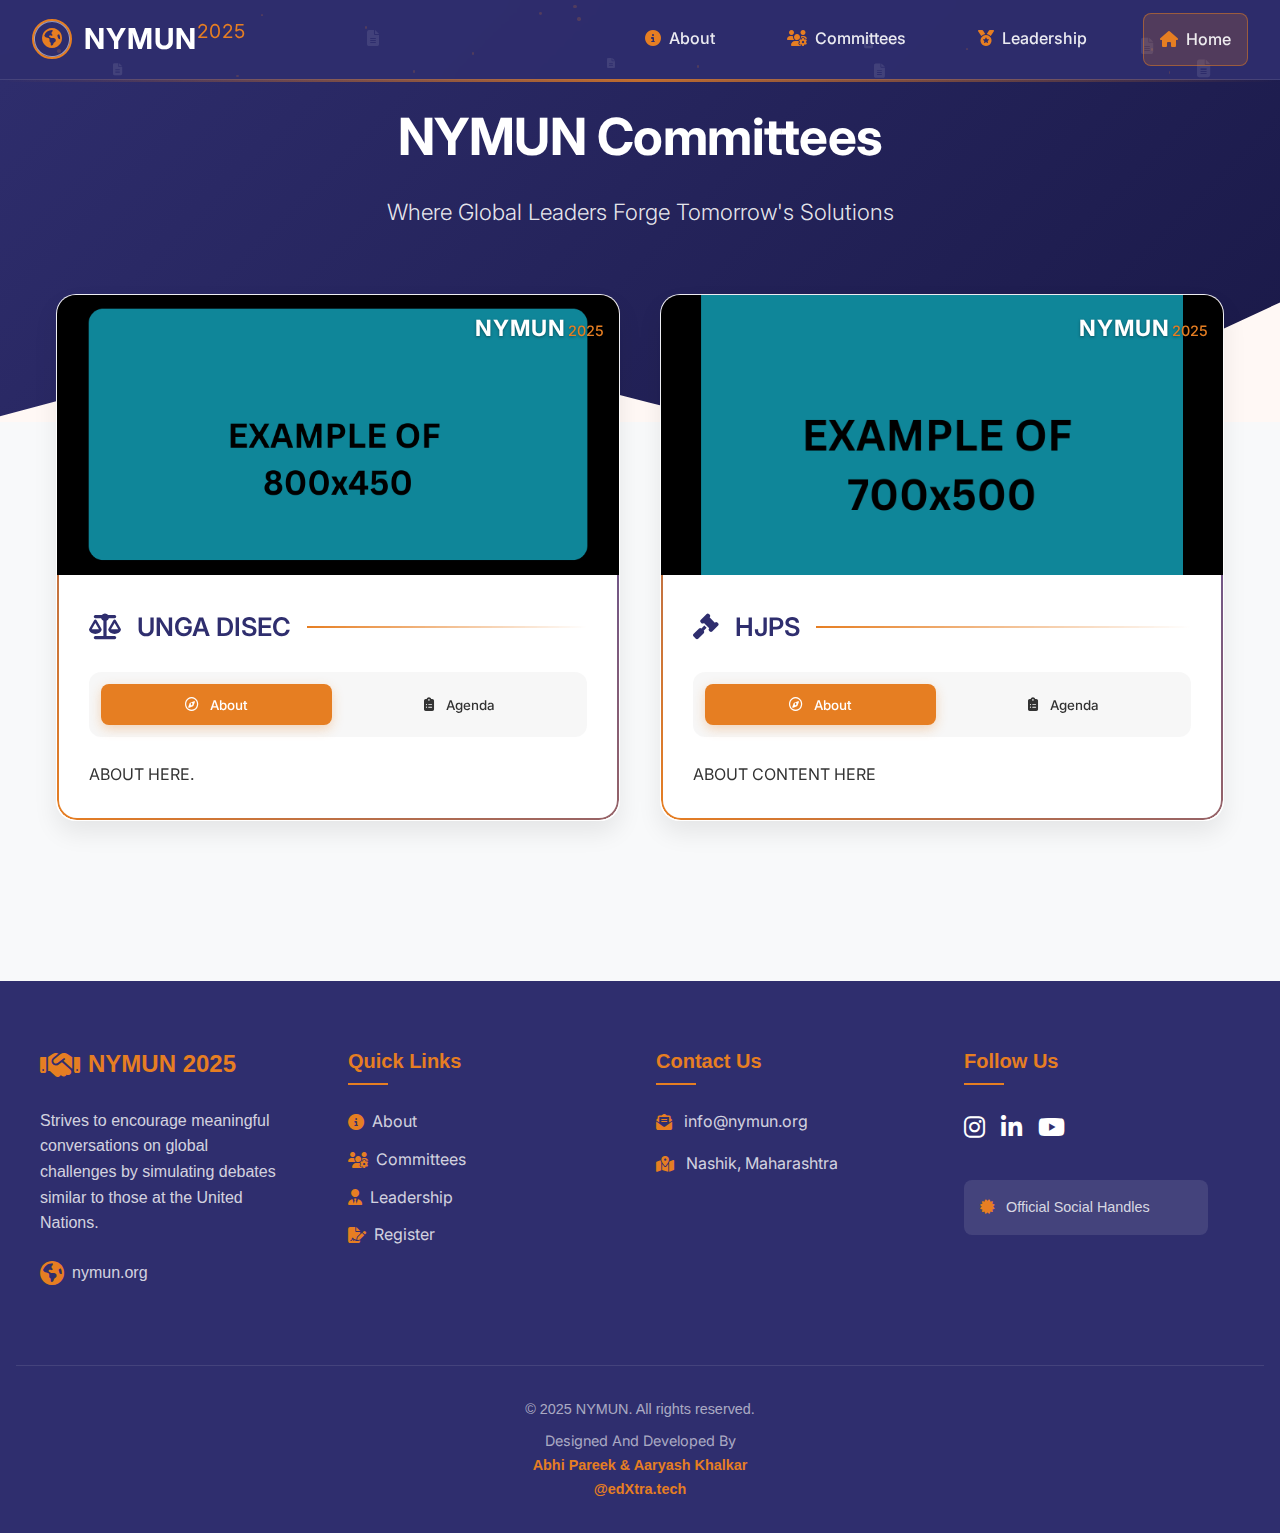
<file: commitees.html>
<!DOCTYPE html>
<html lang="en">
<head>
    <meta charset="UTF-8">
    <meta name="viewport" content="width=device-width, initial-scale=1.0">
    <title>NYMUN Committees</title>
    <link rel="stylesheet" href="https://cdnjs.cloudflare.com/ajax/libs/font-awesome/6.4.0/css/all.min.css">
    <link href="https://fonts.googleapis.com/css2?family=Nunito:wght@400;600;700&display=swap" rel="stylesheet">
    <link href="https://fonts.googleapis.com/css2?family=Inter:wght@300;400;500;600;700&display=swap" rel="stylesheet">
    <link href="assets/css/header-footer.css" rel="stylesheet">
    <link rel="icon" type="image/x-icon" href="assets/images/icon.ico">
    <style>
        :root {
            --primary-bg: #FFF8F5;
    body {
            font-family: 'Poppins', sans-serif;
            background-color: #f8f9fa;
        }   --primary-indigo: #2F2E6E;
            --secondary-indigo: #4A49A9;
            --accent-orange: #E67E22;
            --neutral-bg: #F5F5F5;
            --text-color: #333333;
            --white: #FFFFFF;
            --glass-bg: rgba(255, 255, 255, 0.9);
        }

        * {
            margin: 0;
            padding: 0;
            box-sizing: border-box;
            font-family: 'Inter', sans-serif;
        }

        @import url('https://fonts.googleapis.com/css2?family=Inter:wght@300;400;500;600;700&display=swap');

        body {
            background-color: var(--primary-bg);
            color: var(--text-color);
            line-height: 1.6;
            -webkit-font-smoothing: antialiased;
        }

        /* Premium Header */
        .header {
            background: linear-gradient(135deg, var(--primary-indigo) 0%, #1A1948 100%);
            padding: 6rem 1rem 12rem;
            position: relative;
            overflow: hidden;
        }

        .header::after {
            content: '';
            position: absolute;
            bottom: -2px;
            left: 0;
            width: 100%;
            height: 150px;
            background: url("data:image/svg+xml,%3Csvg viewBox='0 0 1440 320' xmlns='http://www.w3.org/2000/svg'%3E%3Cpath fill='%23fff8f5' fill-opacity='1' d='M0,160L80,138.7C160,117,320,75,480,90.7C640,107,800,181,960,181.3C1120,181,1280,107,1360,69.3L1440,32L1440,320L1360,320C1280,320,1120,320,960,320C800,320,640,320,480,320C320,320,160,320,80,320L0,320Z'/%3E%3C/svg%3E");
            background-size: cover;
        }

        .header-content {
            max-width: 1200px;
            margin: 0 auto;
            text-align: center;
            position: relative;
            z-index: 2;
        }

        .page-heading {
            color: var(--white);
            font-size: 3.2rem;
            margin-bottom: 1rem;
            font-weight: 700;
            letter-spacing: -0.5px;
        }

        .page-subtitle {
            color: rgba(255,255,255,0.9);
            font-size: 1.4rem;
            font-weight: 300;
            max-width: 600px;
            margin: 0 auto;
        }

        /* Premium Committee Grid */
        .container {
            max-width: 1200px;
            margin: -8rem auto 0;
            padding: 0 1rem 6rem;
            position: relative;
        }

        .committee-grid {
            display: grid;
            grid-template-columns: repeat(auto-fit, minmax(320px, 1fr));
            gap: 2.5rem;
        }

        /* Luxury Card Design */
        .committee-card {
            background: var(--glass-bg);
            border-radius: 20px;
            overflow: hidden;
            box-shadow: 0 12px 24px rgba(0,0,0,0.08);
            transition: all 0.4s cubic-bezier(0.23, 1, 0.32, 1);
            backdrop-filter: blur(12px);
            border: 1px solid rgba(255,255,255,0.2);
            position: relative;
        }

        .committee-card::before {
            content: '';
            position: absolute;
            top: 0;
            left: 0;
            right: 0;
            bottom: 0;
            border-radius: 20px;
            border: 2px solid transparent;
            background: linear-gradient(45deg, var(--accent-orange), var(--secondary-indigo)) border-box;
            -webkit-mask: 
                linear-gradient(#fff 0 0) padding-box, 
                linear-gradient(#fff 0 0);
            mask: 
                linear-gradient(#fff 0 0) padding-box, 
                linear-gradient(#fff 0 0);
            -webkit-mask-composite: xor;
            mask-composite: exclude;
        }

        .committee-card:hover {
            transform: translateY(-8px);
            box-shadow: 0 16px 32px rgba(0,0,0,0.12);
        }

        .image-holder {
            height: 280px;
            background: var(--neutral-bg);
            position: relative;
            overflow: hidden;
        }

        .image-holder::after {
            content: '';
            position: absolute;
            inset: 0;
            background: linear-gradient(45deg, rgba(46,45,110,0.4) 0%, rgba(230,126,34,0.2) 100%);
        }

        .nymun-watermark {
            position: absolute;
            top: 15px;
            right: 15px;
            z-index: 3;
            color: var(--white);
            font-weight: 700;
            text-shadow: 0 1px 3px rgba(0,0,0,0.4);
            display: flex;
            align-items: baseline;
        }

        .nymun-text {
            font-size: 1.4rem;
            letter-spacing: 1px;
        }

        .nymun-year {
            color: var(--accent-orange);
            font-size: 0.9rem;
            vertical-align: super;
            font-weight: 500;
            margin-left: 2px;
        }

        .committee-icon {
            font-size: 4.5rem;
            color: var(--white);
            position: absolute;
            top: 50%;
            left: 50%;
            transform: translate(-50%, -50%);
            z-index: 2;
            opacity: 0.9;
        }

        .card-content {
            padding: 2rem;
            position: relative;
        }

        .committee-name {
            color: var(--primary-indigo);
            margin-bottom: 1.5rem;
            font-size: 1.6rem;
            font-weight: 600;
            display: flex;
            align-items: center;
            gap: 1rem;
        }

        .committee-name::after {
            content: '';
            flex: 1;
            height: 2px;
            background: linear-gradient(90deg, var(--accent-orange), transparent);
        }

        .tab-buttons {
            display: flex;
            gap: 0.75rem;
            margin-bottom: 1.5rem;
            background: rgba(245,245,245,0.8);
            padding: 0.75rem;
            border-radius: 12px;
            backdrop-filter: blur(4px);
        }

        .tab-btn {
            flex: 1;
            padding: 0.8rem 1.2rem;
            border: none;
            background: transparent;
            color: var(--text-color);
            cursor: pointer;
            transition: all 0.3s ease;
            border-radius: 8px;
            display: flex;
            align-items: center;
            justify-content: center;
            gap: 0.75rem;
            font-weight: 500;
        }

        .tab-btn:hover {
            background: rgba(230, 126, 34, 0.1);
        }

        .tab-btn.active {
            background: var(--accent-orange);
            color: var(--white);
            box-shadow: 0 4px 12px rgba(230,126,34,0.3);
        }

        .content-section {
            display: none;
            animation: fadeIn 0.4s ease;
            font-size: 1rem;
            line-height: 1.7;
            color: var(--text-color);
        }

        .content-section.active {
            display: block;
        }

        @keyframes fadeIn {
            from { opacity: 0; transform: translateY(10px); }
            to { opacity: 1; transform: translateY(0); }
        }

        /* Responsive Design */
        @media (max-width: 1024px) {
            .committee-grid {
                gap: 2rem;
            }
        }

        @media (max-width: 768px) {
            .header {
                padding: 4rem 1rem 8rem;
            }

            .page-heading {
                font-size: 2.5rem;
            }

            .page-subtitle {
                font-size: 1.2rem;
            }

            .image-holder {
                height: 220px;
            }
        }

        @media (max-width: 480px) {
            .page-heading {
                font-size: 2rem;
            }

            .committee-card {
                margin-bottom: 1.5rem;
            }

            .tab-btn {
                padding: 0.7rem;
                font-size: 0.9rem;
            }

            .nymun-watermark {
                top: 10px;
                right: 10px;
            }
            
            .nymun-text {
                font-size: 1.2rem;
            }
            
            .nymun-year {
                font-size: 0.8rem;
            }
        }

        .nymun-year:hover{
            color: var(--accent-orange);    
            
        }
    </style>
</head>
<body>
    <!-- Header Section -->
     <a href="/" style="text-decoration: none;">
    <header class="site-header">
        <div class="header-container">
            <!-- Logo Section -->
            <div class="logo">
                <div class="logo-icon">
                    <!-- Globe Animation -->
                    <div class="globe-animation">
                        <div style="position: absolute; width: 100%; height: 100%; border-radius: 50%; border: 1px solid rgba(255,255,255,0.4); transform: rotate(30deg);"></div>
                        <div style="position: absolute; width: 100%; height: 100%; border-radius: 50%; border: 1px solid rgba(255,255,255,0.2); transform: rotate(60deg);"></div>
                    </div>
                    <i class="fas fa-globe-americas" style="position: absolute; top: 50%; left: 50%; transform: translate(-50%, -50%); font-size: 20px; color: #E67E22;"></i>
                </div>
                <h1 class="logo-title">NYMUN<span class="logo-year">2025</span></h1>
            </div>
        </a>    
            <!-- Navigation -->
            <nav class="desktop-nav">
                <ul class="nav-list">
                    <li>
                        <a href="index.html#about-us" class="nav-link">
                            <i class="fas fa-info-circle"></i>
                            <span>About</span>
                        </a>
                    </li>
                    <li>
                        <a href="index.html#Committees" class="nav-link">
                            <i class="fas fa-users-cog"></i>
                            <span>Committees</span>
                        </a>
                    </li>
                    <li>
                        <a href="leadership.html" class="nav-link">
                            <i class="fas fa-medal"></i>
                            <span>Leadership</span>
                        </a>
                    </li>
                    <li>
                        <a href="/" class="nav-link nav-highlight">
                            <i class="fas fa-home"></i>
                            <span>Home</span>
                        </a>
                    </li>
                </ul>
            </nav>

            <!-- Hamburger Menu for Mobile -->
            <div class="hamburger">
                <div class="hamburger-line line1"></div>
                <div class="hamburger-line line2"></div>
                <div class="hamburger-line line3"></div>
            </div>

            <!-- Mobile Nav -->
            <div class="mobile-nav">
                <ul class="mobile-nav-list">
                    <li class="mobile-nav-item">
                        <a href="index.html#about-us" class="mobile-nav-link">
                            <i class="fas fa-info-circle"></i>
                            <span>About</span>
                        </a>
                    </li>
                    <li class="mobile-nav-item">
                        <a href="index.html#Committees" class="mobile-nav-link">
                            <i class="fas fa-users-cog"></i>
                            <span>Committees</span>
                        </a>
                    </li>
                    <li class="mobile-nav-item">
                        <a href="leadership.html" class="mobile-nav-link">
                            <i class="fas fa-medal"></i>
                            <span>Leadership</span>
                        </a>
                    </li>
                    <li class="mobile-nav-item">
                        <a href="index.html" class="mobile-nav-link active-link">
                            <i class="fas fa-home"></i>
                            <span>Home</span>
                        </a>
                    </li>
                </ul>
                <div class="mobile-footer">
                    <div class="mobile-social-links">
                        <a href="https://instagram.com/nymun.25" class="mobile-social-link"><i class="fab fa-instagram"></i></a>
                        <a href="https://linkedin.com/company/nymun" class="mobile-social-link"><i class="fab fa-linkedin"></i></a>
                    </div>
                </div>
            </div>
        </div>
        
        <!-- UN-style decorative element -->
        <div class="header-border"></div>
        
        <!-- Particle animation for MUN feel -->
        <div class="particles"></div>
    </header>

    <header class="header">
        <div class="header-content">
            <h1 class="page-heading">NYMUN Committees</h1>
            <p class="page-subtitle">Where Global Leaders Forge Tomorrow's Solutions</p>
        </div>
    </header>

    <div class="container">
        <div class="committee-grid">
            <!-- UNGA DISEC -->
            <div class="committee-card">
                <div class="image-holder">
                    <img src="assets/images/test1.png" alt="UNGA DISEC" style="width: 100%; height: 100%; object-fit: cover; position: relative; z-index: 1;">
                    <div class="nymun-watermark">
                        <span class="nymun-text">NYMUN</span>
                        <span class="nymun-year">2025</span>
                    </div>
                </div>
                <div class="card-content">
                    <h2 class="committee-name">
                        <i class="fa-solid fa-scale-balanced"></i>
                        UNGA DISEC
                    </h2>
                    <div class="tab-buttons">
                        <button class="tab-btn active" onclick="switchTab(this, 'unga-about')">
                            <i class="fa-regular fa-compass"></i>
                            About
                        </button>
                        <button class="tab-btn" onclick="switchTab(this, 'unga-agenda')">
                            <i class="fa-solid fa-clipboard-list"></i>
                            Agenda
                        </button>
                    </div>
                    <div class="content-section active" id="unga-about">
                       ABOUT HERE.
                    </div>
                    <div class="content-section" id="unga-agenda">
                        <strong>Core Agenda:</strong> AGENDA HERE
                    </div>
                </div>
            </div>

            <!-- HJPS -->
            <div class="committee-card">
                <div class="image-holder">
                    <img src="assets/images/test2.png" alt="HJPS" style="width: 100%; height: 100%; object-fit: cover; position: relative; z-index: 1;">
                    <div class="nymun-watermark">
                        <span class="nymun-text">NYMUN</span>
                        <span class="nymun-year">2025</span>
                    </div>
                </div>
                <div class="card-content">
                    <h2 class="committee-name">
                        <i class="fa-solid fa-gavel"></i>
                        HJPS
                    </h2>
                    <div class="tab-buttons">
                        <button class="tab-btn active" onclick="switchTab(this, 'hjps-about')">
                            <i class="fa-regular fa-compass"></i>
                            About
                        </button>
                        <button class="tab-btn" onclick="switchTab(this, 'hjps-agenda')">
                            <i class="fa-solid fa-clipboard-list"></i>
                            Agenda
                        </button>
                    </div>
                    <div class="content-section active" id="hjps-about">
                       ABOUT CONTENT HERE
                    </div>
                    <div class="content-section" id="hjps-agenda">
                        <strong>Core Agenda:</strong> AGENDA HERE
                    </div>
                </div>
            </div>

            <!-- Add remaining committees following same pattern -->
        </div>
    </div>

    <!-- Footer Section -->
    <footer class="site-footer">
        <div class="footer-container">
            <!-- Conference Info -->
            <div class="footer-section">
                <div class="footer-logo">
                    <i class="fas fa-handshake"></i>
                    <h3 class="footer-logo-title">NYMUN 2025</h3>
                </div>
                <p class="footer-description">
                    Strives to encourage meaningful conversations on global challenges by simulating debates similar to those at the United Nations.
                </p>
                <div class="footer-contact">
                    <a href="https://nymun.org"><i class="fas fa-globe-americas"></i> nymun.org</a>
                    <i class="fas fa-diploma"></i>
                </div>
            </div>

            <!-- Quick Links with Enhanced Icons -->
            <div class="footer-section">
                <h4 class="footer-heading">Quick Links</h4>
                <ul class="footer-links">
                    <li class="footer-link-item"><a href="index.html#about">
                        <i class="fas fa-info-circle"></i> About</a></li>
                    <li class="footer-link-item"><a href="index.html#Committees">
                        <i class="fas fa-users-gear"></i> Committees</a></li>
                    <li class="footer-link-item"><a href="leadership.html">
                        <i class="fas fa-user-tie"></i> Leadership</a></li>
                    <li class="footer-link-item"><a href="index.html#about-us">
                        <i class="fas fa-file-signature"></i> Register</a></li>
                </ul>
            </div>

            <!-- Contact Info -->
            <div class="footer-section">
                <h4 class="footer-heading">Contact Us</h4>
                <div class="footer-contact-info">
                    <div class="contact-item">
                        <i class="fas fa-envelope-open-text"></i>
                        <span>info@nymun.org</span>
                    </div>
                    
                    <div class="contact-item">
                        <i class="fas fa-map-marked-alt"></i>
                        <span>Nashik, Maharashtra</span>
                    </div>
                </div>
            </div>

            <!-- Social Media -->
            <div class="footer-section">
                <h4 class="footer-heading">Follow Us</h4>
                <div class="social-links">
                    <a href="https://instagram.com/nymun.25" class="social-link"><i class="fab fa-instagram"></i></a>
                    <a href="https://www.linkedin.com/company/nymun" class="social-link"><i class="fab fa-linkedin-in"></i></a>
                    <a href="#" class="social-link"><i class="fab fa-youtube"></i></a>
                </div>
                <div class="footer-badge">
                    <p>
                        <i class="fas fa-certificate"></i>
                        Official Social Handles
                    </p>
                </div>
            </div>
        </div>

        <!-- Copyright Section -->
        <div class="footer-copyright">
            <p class="copyright-text">
                &copy; 2025 NYMUN. All rights reserved. 
                <span class="copyright-credit">
                    Designed And Developed By <br>
                    <a href="https://edxtra.tech" class="copyright-link">
                        Abhi Pareek & Aaryash Khalkar<br>@edXtra.tech
                    </a>
                </span>
            </p>
        </div>
    </footer>

    <script>
        function switchTab(btn, contentId) {
            const parent = btn.closest('.card-content');
            parent.querySelectorAll('.content-section').forEach(section => {
                section.classList.remove('active');
            });
            parent.querySelectorAll('.tab-btn').forEach(button => {
                button.classList.remove('active');
            });
            document.getElementById(contentId).classList.add('active');
            btn.classList.add('active');
        }

        // Hamburger menu toggle
        const hamburger = document.querySelector('.hamburger');
        const mobileNav = document.querySelector('.mobile-nav');
        const body = document.querySelector('body');
        const menuLines = document.querySelectorAll('.hamburger-line');

        hamburger.addEventListener('click', () => {
            // Toggle mobile nav
            if (mobileNav.style.right === '0px') {
                mobileNav.style.right = '-100%';
                body.style.overflow = 'auto';
                // Reset hamburger icon
                menuLines[0].style.transform = 'rotate(0deg) translateY(0px)';
                menuLines[1].style.opacity = '1';
                menuLines[2].style.transform = 'rotate(0deg) translateY(0px)';
            } else {
                mobileNav.style.right = '0px';
                body.style.overflow = 'hidden';
                // Animate to X icon
                menuLines[0].style.transform = 'rotate(45deg) translate(6px, 6px)';
                menuLines[1].style.opacity = '0';
                menuLines[2].style.transform = 'rotate(-45deg) translate(6px, -6px)';
            }
        });

        // Header scroll effect
        window.addEventListener('scroll', () => {
            const header = document.querySelector('.site-header');
            if (window.scrollY > 50) {
                header.classList.add('scrolled');
            } else {
                header.classList.remove('scrolled');
            }
        });
        
        // Create particles for header background
        function createParticles() {
            const particlesContainer = document.querySelector('.particles');
            if (!particlesContainer) return;
            
            const particleCount = 20;
            
            for (let i = 0; i < particleCount; i++) {
                const particle = document.createElement('div');
                
                // Randomly create either a star or a document icon
                const isDocument = Math.random() > 0.5;
                
                if (isDocument) {
                    particle.innerHTML = '<i class="fas fa-file-alt"></i>';
                    particle.style.cssText = `
                        position: absolute;
                        color: rgba(255, 255, 255, 0.1);
                        font-size: ${Math.random() * 10 + 8}px;
                        left: ${Math.random() * 100}%;
                        top: ${Math.random() * 100}%;
                        animation: float ${Math.random() * 10 + 20}s linear infinite;
                    `;
                } else {
                    particle.style.cssText = `
                        position: absolute;
                        width: ${Math.random() * 3 + 1}px;
                        height: ${Math.random() * 3 + 1}px;
                        background-color: rgba(230, 126, 34, 0.2);
                        border-radius: 50%;
                        left: ${Math.random() * 100}%;
                        top: ${Math.random() * 100}%;
                        animation: float ${Math.random() * 10 + 15}s linear infinite;
                    `;
                }
                
                particlesContainer.appendChild(particle);
            }
        }
        
        // Initialize particles when page loads
        document.addEventListener('DOMContentLoaded', createParticles);
    </script>
</body>
</html>
</file>
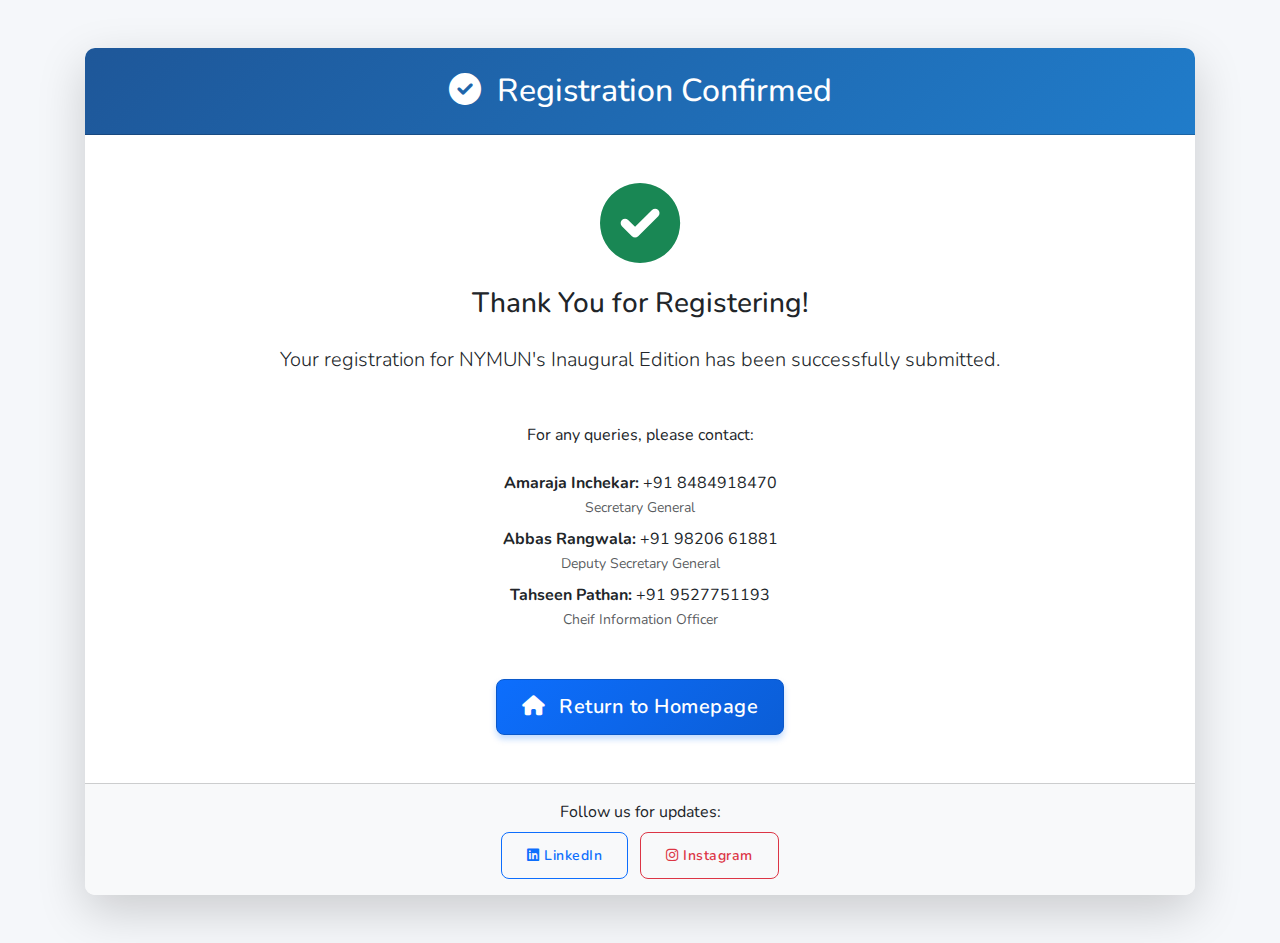
<file: confirmation.html>
<!DOCTYPE html>
<html lang="en">
<head>
    <meta charset="UTF-8">
    <meta name="viewport" content="width=device-width, initial-scale=1.0, maximum-scale=1.0, user-scalable=no">
    <meta name="description" content="NYMUN Registration Confirmation - Thank you for registering">
    <meta name="theme-color" content="#0d6efd">
    <title>Registration Confirmed - NYMUN</title>
    <link rel="preconnect" href="https://fonts.googleapis.com">
    <link rel="preconnect" href="https://fonts.gstatic.com" crossorigin>
    <link href="https://fonts.googleapis.com/css2?family=Nunito:wght@400;600;700&display=swap" rel="stylesheet">
    <link href="https://cdn.jsdelivr.net/npm/bootstrap@5.3.0/dist/css/bootstrap.min.css" rel="stylesheet">
    <link href="https://cdnjs.cloudflare.com/ajax/libs/font-awesome/6.0.0-beta3/css/all.min.css" rel="stylesheet">
    <link href="assets/css/style.css" rel="stylesheet">
    <link rel="stylesheet" href="https://cdnjs.cloudflare.com/ajax/libs/animate.css/4.1.1/animate.min.css">
     <link rel="icon" type="image/x-icon" href="assets/images/icon.ico">
</head>
<body>

    <!-- Hidden audio element for notification sound -->
    <audio id="notification-sound" src="notification.mp3" preload="auto" style="display: none;"></audio>
    
    <div class="container mt-5 mb-5">
        <div class="card shadow-lg border-0 rounded-lg animate__animated animate__fadeIn">
            <div class="card-header bg-success text-white text-center">
                <h2 class="mb-0"><i class="fas fa-check-circle me-2"></i> Registration Confirmed</h2>
            </div>
            
            <div class="card-body text-center py-5">
                <div class="mb-4 success-icon">
                    <i class="fas fa-check-circle text-success" style="font-size: 5rem;"></i>
                </div>
                
                <h3 class="mb-4">Thank You for Registering!</h3>
                
                <p class="lead mb-4">Your registration for NYMUN's Inaugural Edition has been successfully submitted.</p>
                
                <div class="mt-5">
                    <p class="mb-4">For any queries, please contact:</p>
                    <ul class="list-unstyled">
                        <li><strong>Amaraja Inchekar:</strong> +91 8484918470 <br><small class="text-muted">Secretary General</small></li>
                        <li class="mt-2"><strong>Abbas Rangwala: </strong> +91 98206 61881 <br><small class="text-muted">Deputy Secretary General</small></li>
                        <li class="mt-2"><strong>Tahseen Pathan:</strong> +91 9527751193 <br><small class="text-muted">Cheif Information Officer</small></li>
                    </ul>
                </div>
                
                <div class="mt-5">
                    <a href="/" class="btn btn-primary btn-lg">
                        <i class="fas fa-home me-2"></i> Return to Homepage
                    </a>
                </div>
            </div>
            
            <div class="card-footer bg-light text-center p-3">
                <p class="mb-0">Follow us for updates:</p>
                <a href="https://www.linkedin.com/company/nymun" class="btn btn-sm btn-outline-primary me-2 mt-2"><i class="fab fa-linkedin"></i> LinkedIn</a>
                <a href="https://www.instagram.com/nymun.25/" class="btn btn-sm btn-outline-danger mt-2"><i class="fab fa-instagram"></i> Instagram</a>
            </div>
        </div>
    </div>
    
    <script src="https://cdn.jsdelivr.net/npm/bootstrap@5.3.0/dist/js/bootstrap.bundle.min.js"></script>
</body>
<script>
    // Play notification sound when page is loaded
    document.addEventListener('DOMContentLoaded', function() {
        try {
            const notificationSound = document.getElementById('notification-sound');
            // Play the sound with a slight delay to ensure it loads properly
            setTimeout(() => {
                notificationSound.play()
                    .catch(error => {
                        console.log('Autoplay was prevented by browser:', error);
                    });
            }, 1000);
        } catch (error) {
            console.error('Error playing notification sound:', error);
        }
    });
</script>
</html>
</file>
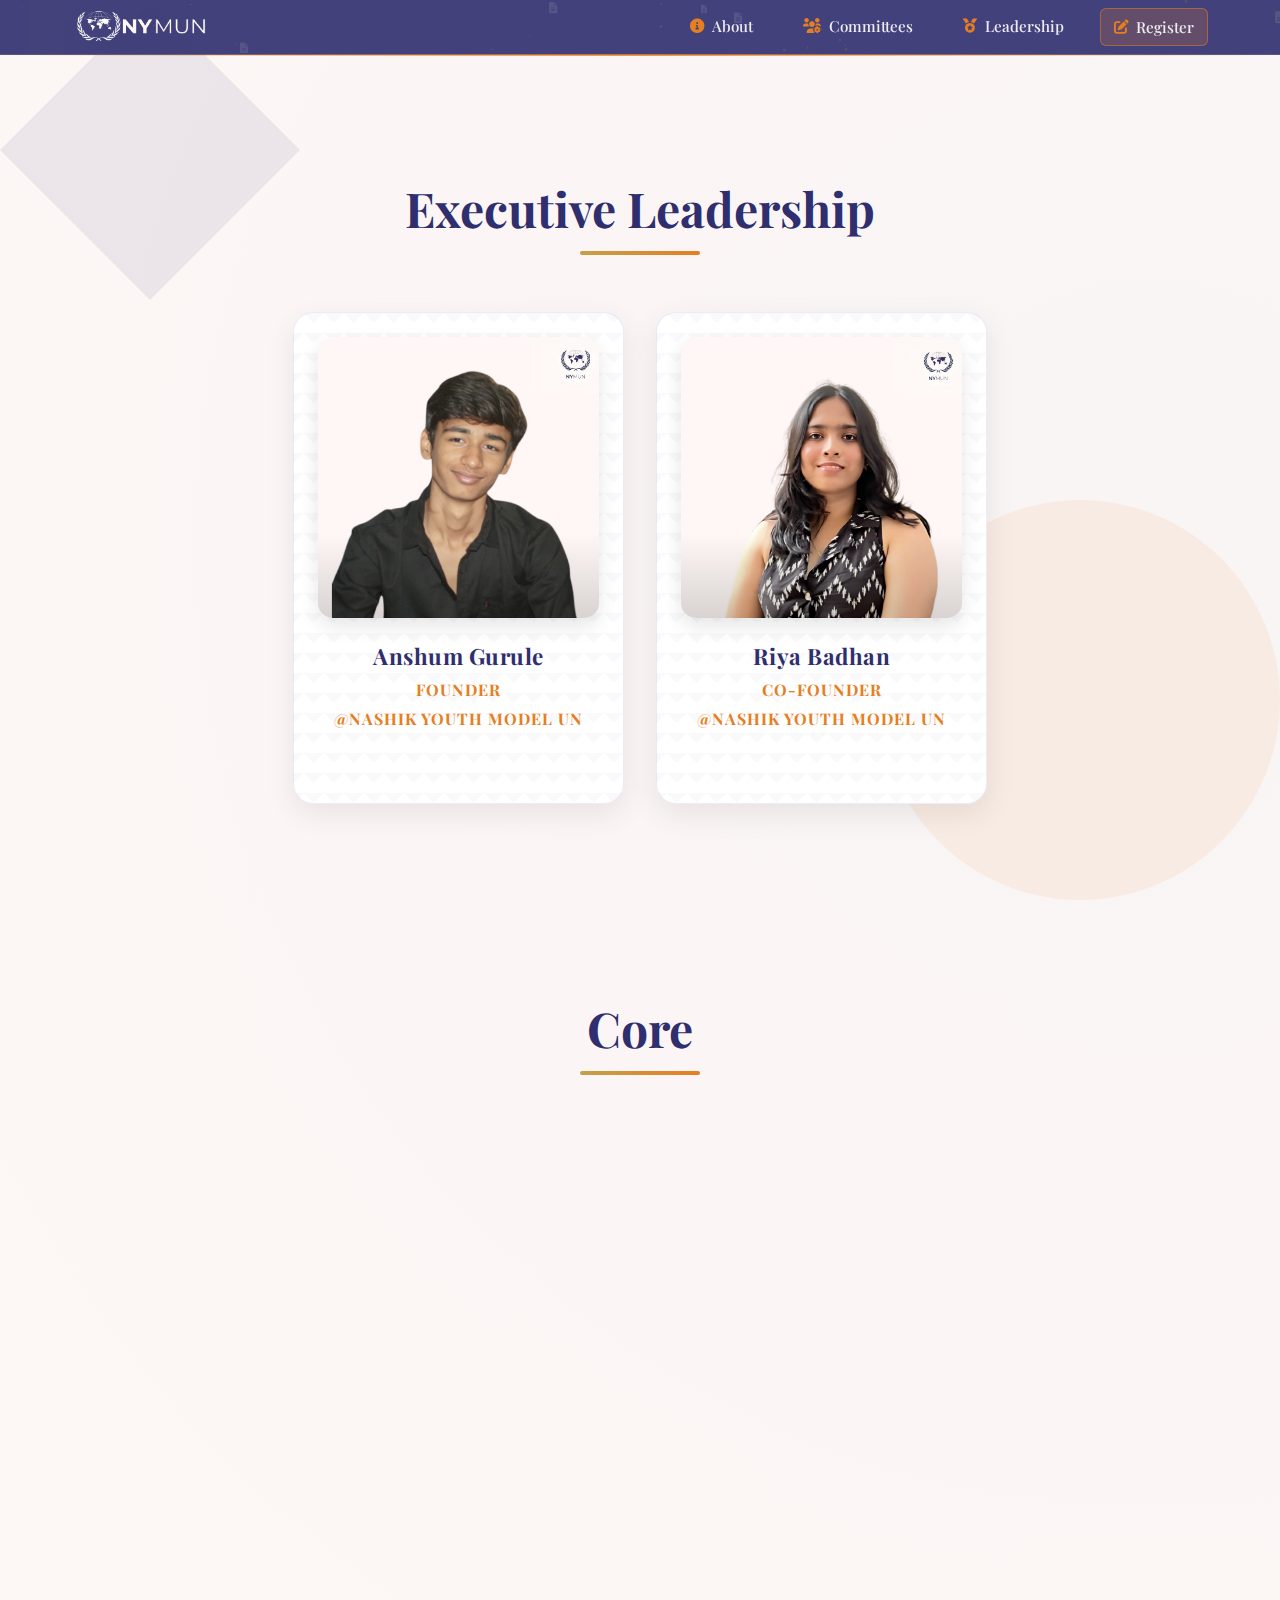
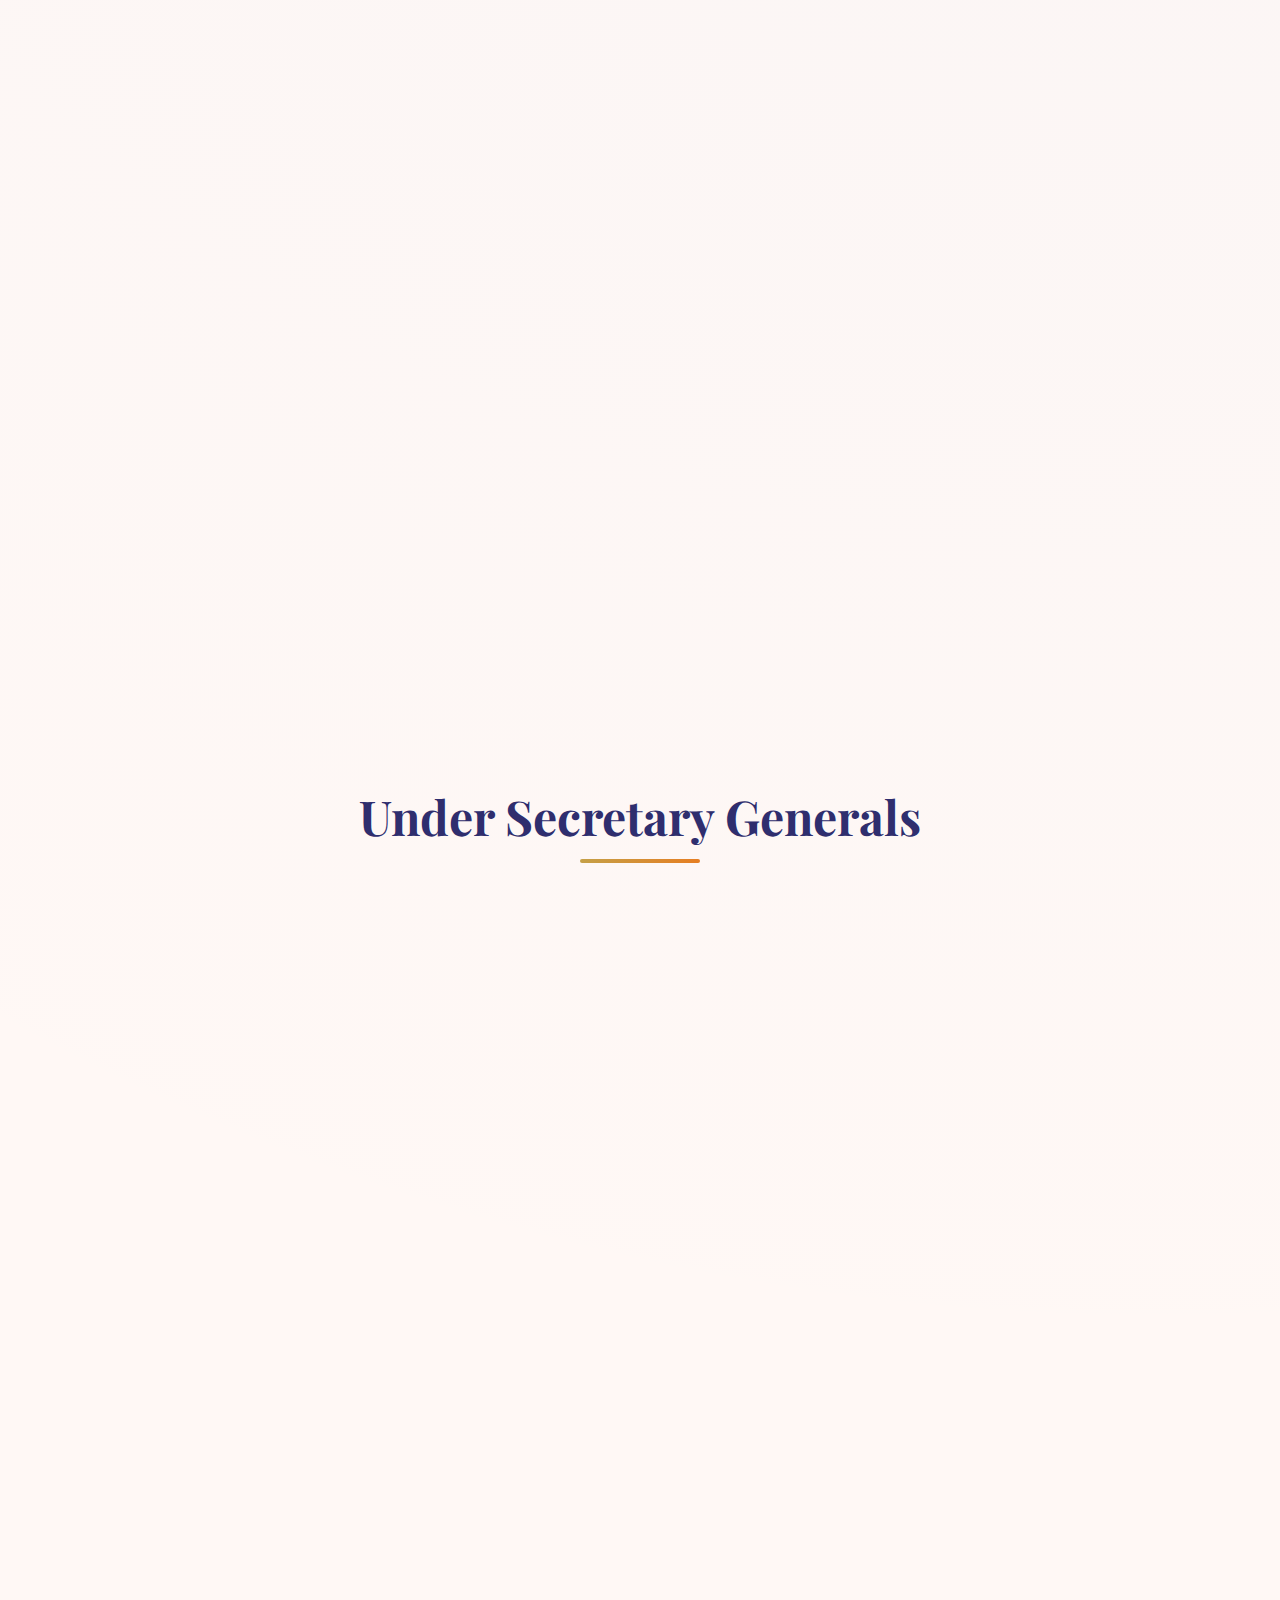
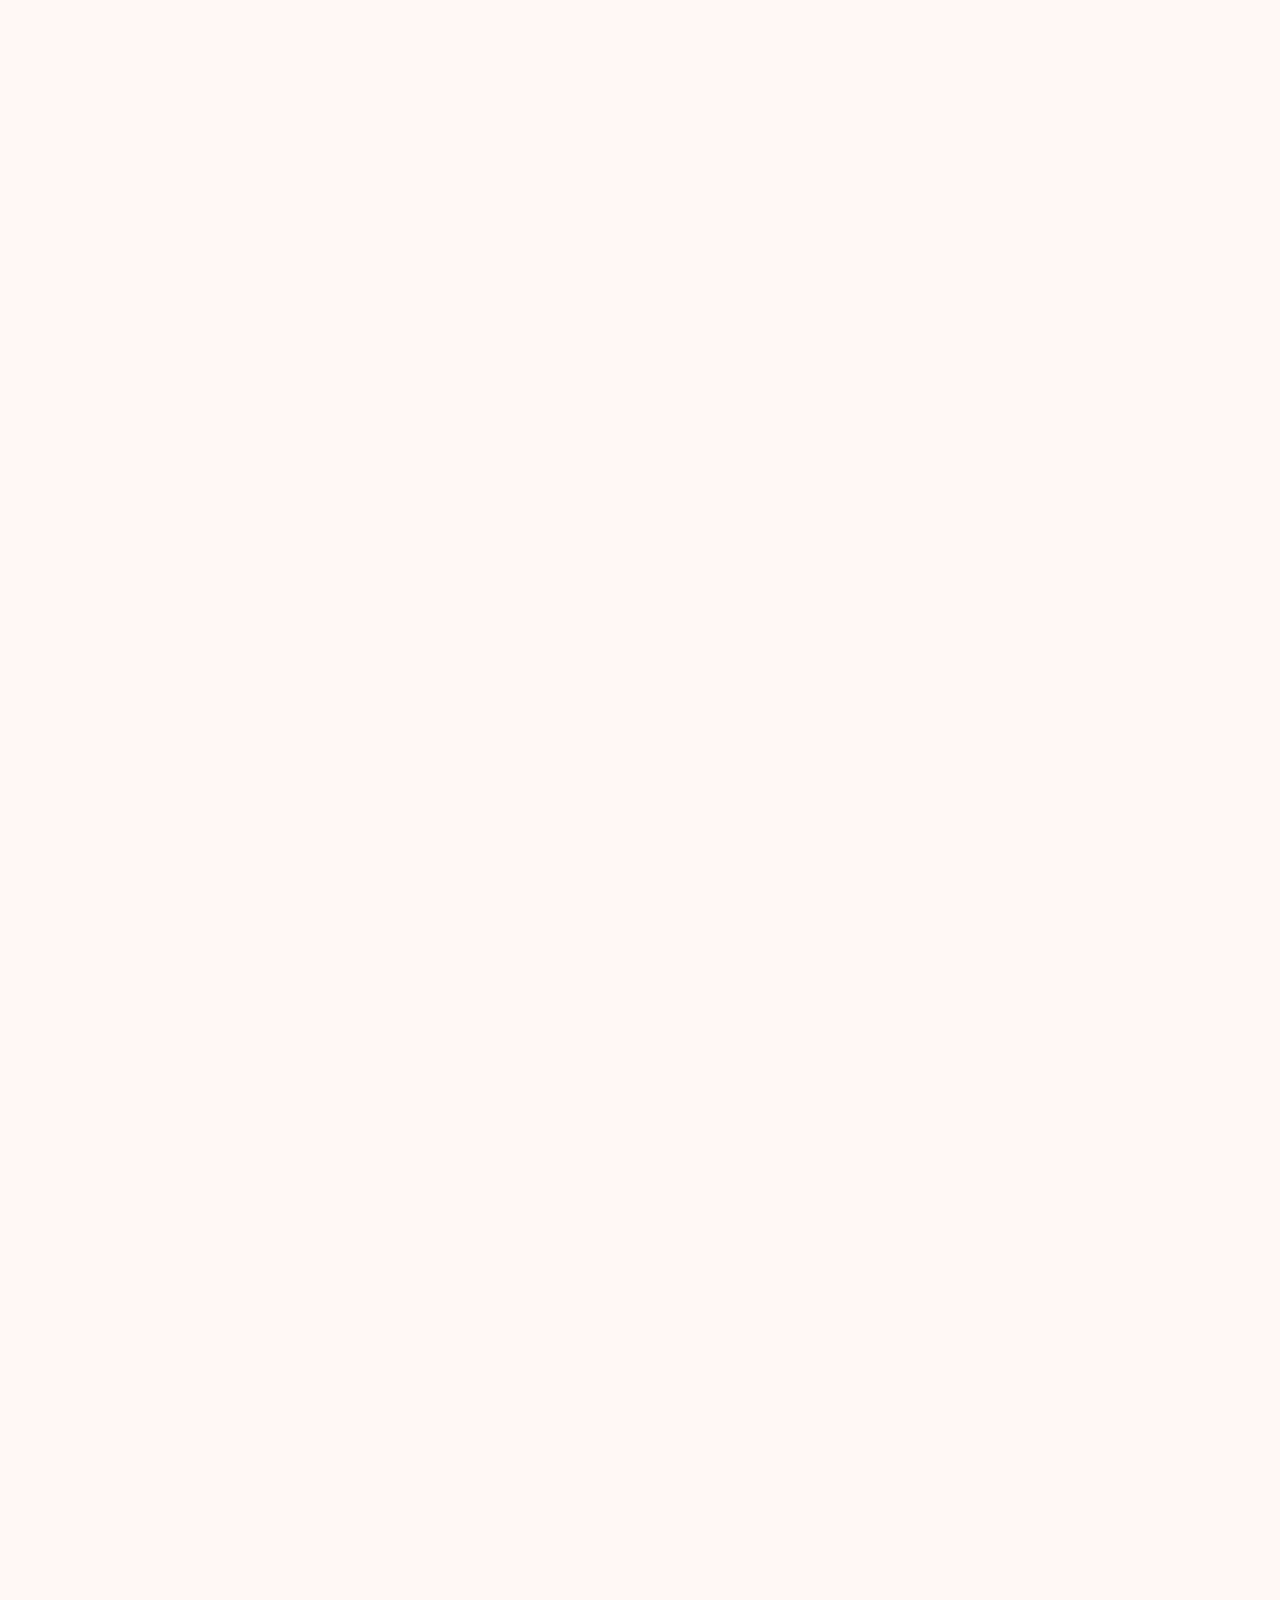
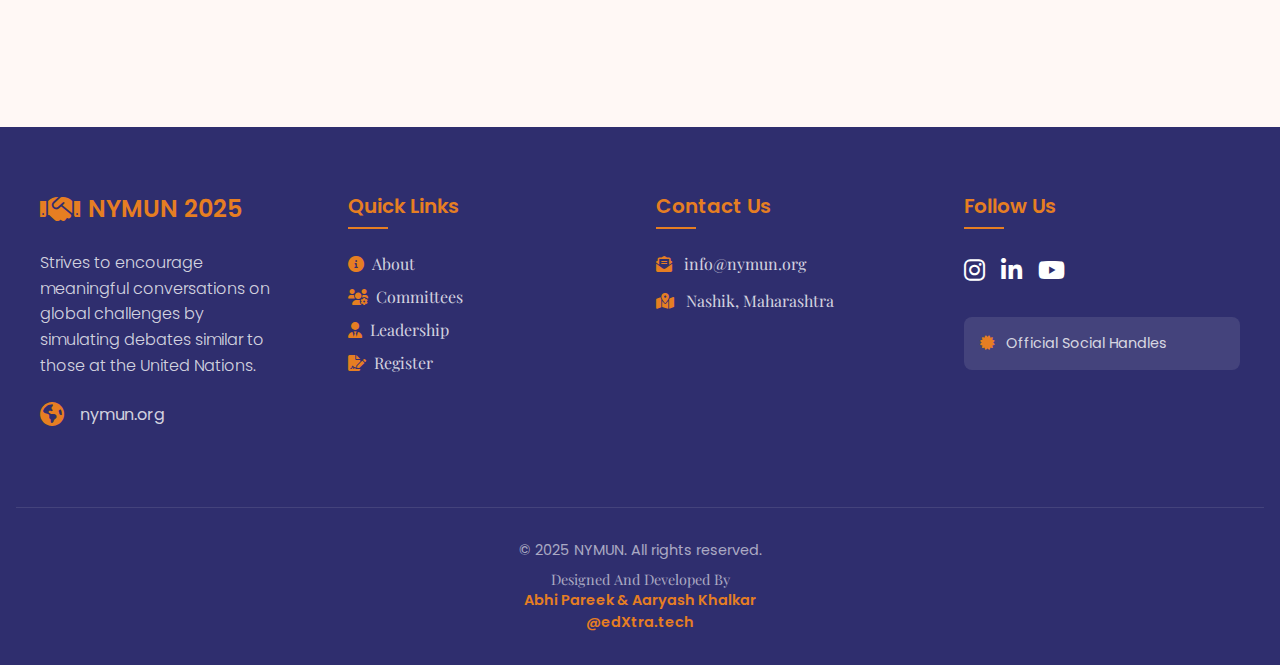
<file: leadership.html>
<!DOCTYPE html>
<html lang="en">
<head>
    <!-- Google tag (gtag.js) -->
<script async src="https://www.googletagmanager.com/gtag/js?id=G-84BH3B0Q7D"></script>
<script>
  window.dataLayer = window.dataLayer || [];
  function gtag(){dataLayer.push(arguments);}
  gtag('js', new Date());

  gtag('config', 'G-84BH3B0Q7D');
</script>

    <meta charset="UTF-8">
    <meta name="viewport" content="width=device-width, initial-scale=1.0">
    <meta name="description" content="Meet the leadership team behind NYMUN - Nashik Youth Model United Nations, including visionary leader Abhi Pareek. Discover how our team fosters diplomacy, debate, and youth leadership.">
    
    <meta name="keywords" content="NYMUN Leadership, Abhi Pareek, Nashik Youth Model United Nations, Nashik MUN, MUN India, youth leadership, diplomacy, debate, international relations, student conference, UN simulation, public speaking, policy-making, leadership team">
    
    <meta name="author" content="NYMUN - Nashik Youth Model United Nations">
    <meta name="robots" content="index, follow">
     <link rel="icon" type="image/x-icon" href="assets/images/icon.ico">
    
    <!-- Open Graph Meta Tags (For Social Media Sharing) -->
    <meta property="og:title" content="Leadership | NYMUN - Nashik Youth Model United Nations">
    <meta property="og:description" content="Meet the leadership team behind NYMUN, Learn about their role in shaping Nashik’s premier Model United Nations.">
    <meta property="og:image" content="https://nymun.org/assets/images/logo.jpeg"> <!-- Replace with actual image URL -->
    <meta property="og:url" content="https://nymun.org/leadership"> 
    <meta property="og:type" content="website">
    <link rel="canonical" href="https://nymun.org/leadership"> 


    <title>NYMUN 2025 Leadership</title>
    <link rel="stylesheet" href="https://cdnjs.cloudflare.com/ajax/libs/font-awesome/6.0.0/css/all.min.css">
    <!-- Add Poppins font -->
    <link rel="preconnect" href="https://fonts.googleapis.com">
    <link rel="preconnect" href="https://fonts.gstatic.com" crossorigin>
    <link href="https://fonts.googleapis.com/css2?family=Playfair+Display:wght@400;700&family=Poppins:wght@300;400;500;600;700&display=swap" rel="stylesheet">
    <style>
        :root {
            --primary-bg: #FFF8F5;
            --primary-indigo: #2F2E6E;
            --secondary-indigo: #4A49A9;
            --accent-orange: #E67E22;
            --golden-underline: #C5A047;
            --neutral-bg: #F5F5F5;
            --text-color: #333333;
            --white: #FFFFFF;
        }

        /* Base Styles */
        * {
            margin: 0;
            padding: 0;
            box-sizing: border-box;
            font-family: 'Playfair Display', serif;
        }

        body {
            background: var(--primary-bg);
            background-image: radial-gradient(circle at 90% 10%, rgba(79, 143, 255, 0.03) 0%, transparent 50%);
        }

        /* Leadership Section */
        .leadership-section {
            padding: 6rem 2rem;
            max-width: 1400px;
            margin: 0 auto;
            position: relative;
            overflow: hidden;
        }

        .section-header {
            text-align: center;
            margin-bottom: 4rem;
            position: relative;
        }

        .section-title {
            font-size: 3rem;
            color: var(--primary-indigo);
            margin-bottom: 0.5rem;
            position: relative;
            display: inline-block;
        }

        .section-title::after {
            content: '';
            position: absolute;
            bottom: -15px;
            left: 50%;
            transform: translateX(-50%);
            width: 120px;
            height: 4px;
            background: linear-gradient(90deg, var(--golden-underline) 0%, var(--accent-orange) 100%);
            border-radius: 2px;
        }

        .section-subtitle {
            color: var(--text-color);
            font-size: 1.2rem;
            font-weight: 500;
            opacity: 0.9;
            margin-top: 2rem;
            position: relative;
            animation: float 3s ease-in-out infinite;
        }

        /* Leadership Grid */
        .leadership-grid {
            display: grid;
            grid-template-columns: repeat(3, 1fr);
            gap: 2.5rem;
            position: relative;
            z-index: 1;
          
            
        }

        /* Leadership Card */
        .leader-card {
            background: var(--white);
            border-radius: 20px;
            padding: 1.5rem;
            position: relative;
            overflow: hidden;
            transition: all 0.4s cubic-bezier(0.175, 0.885, 0.32, 1.275);
            box-shadow: 0 10px 30px rgba(0,0,0,0.08);
            min-height: 420px;
            display: flex;
            flex-direction: column;
            border: 1px solid rgba(74, 73, 169, 0.1);
            background-image: 
                linear-gradient(135deg, rgba(74, 73, 169, 0.03) 25%, transparent 25%),
                linear-gradient(225deg, rgba(74, 73, 169, 0.03) 25%, transparent 25%);
            background-size: 20px 20px;
        }

        .leader-card::before {
            content: '';
            position: absolute;
            top: -50%;
            left: -50%;
            width: 200%;
            height: 200%;
            background: radial-gradient(circle, rgba(230, 126, 34, 0.08) 0%, transparent 60%);
            opacity: 0;
            transition: opacity 0.4s ease;
        }

        .leader-image {
            width: 100%;
            padding-top: 100%;
            position: relative;
            border-radius: 15px;
            overflow: hidden;
            margin-bottom: 1.5rem;
            background: var(--neutral-bg);
            box-shadow: 0 8px 20px rgba(0,0,0,0.1);
            transition: transform 0.3s ease;
        }

        .leader-image::after {
            content: '';
            position: absolute;
            inset: 0;
            background: linear-gradient(180deg, rgba(0,0,0,0) 70%, rgba(0,0,0,0.15) 100%);
        }

        .leader-image img {
            position: absolute;
            top: 0;
            left: 0;
            width: 100%;
            height: 100%;
            object-fit: cover;
            filter: grayscale(20%);
            transition: filter 0.3s ease;
        }

        .leader-info {
            text-align: center;
            padding: 0 1rem;
            flex-grow: 1;
            display: flex;
            flex-direction: column;
            justify-content: space-between;
            position: relative;
        }

        .leader-name {
            color: var(--primary-indigo);
            font-size: 1.4rem;
            margin-bottom: 0.5rem;
            line-height: 1.3;
            letter-spacing: 0.5px;
        }

        .leader-position {
            color: var(--accent-orange);
            font-weight: 700;
            font-size: 1rem;
            margin-bottom: 0.5rem;
            text-transform: uppercase;
            letter-spacing: 1px;
        }

        .leader-country {
            color: var(--text-color);
            font-size: 0.95rem;
            opacity: 0.9;
            margin-bottom: 1rem;
            display: flex;
            align-items: center;
            justify-content: center;
            gap: 8px;
        }

        .leader-country::before {
            content: '';
            width: 16px;
            height: 12px;
            background: var(--primary-indigo);
            mask: url("data:image/svg+xml,%3Csvg xmlns='http://www.w3.org/2000/svg' viewBox='0 0 640 480'%3E%3Cpath fill='%23000' d='M0 0h640v480H0z'/%3E%3Cpath fill='%23fff' d='M0 0h640v320H0z'/%3E%3Cpath fill='%23000' d='M0 0h640v160H0z'/%3E%3C/svg%3E");
        }

        .social-links {
            display: flex;
            justify-content: center;
            gap: 1.2rem;
            opacity: 0;
            transform: translateY(10px);
            transition: all 0.3s ease;
        }

        .social-links a {
            color: var(--primary-indigo);
            font-size: 1.3rem;
            text-decoration: none;
            opacity: 0.8;
            transition: all 0.3s ease;
            background: rgba(74, 73, 169, 0.08);
            padding: 10px;
            border-radius: 50%;
            width: 42px;
            height: 42px;
            display: flex;
            align-items: center;
            justify-content: center;
        }

        /* Hover Effects */
        .leader-card:hover {
            transform: translateY(-8px) rotate(1deg);
            box-shadow: 0 15px 40px rgba(74, 73, 169, 0.15);
        }

        .leader-card:hover::before {
            opacity: 1;
        }

        .leader-card:hover .leader-image {
            transform: scale(1.03);
        }

        .leader-card:hover .leader-image img {
            filter: grayscale(0%);
        }

        .leader-card:hover .social-links {
            opacity: 1;
            transform: translateY(0);
        }

        .social-links a:hover {
            opacity: 1;
            background: rgba(74, 73, 169, 0.15);
            transform: translateY(-2px);
        }

        /* Animations */
        @keyframes float {
            0%, 100% { transform: translateY(0); }
            50% { transform: translateY(-8px); }
        }

        /* Decorative Elements */
        .deco-pattern {
            position: absolute;
            pointer-events: none;
            opacity: 0.08;
        }

        .deco-pattern.top-left {
            top: 0;
            left: 0;
            width: 300px;
            transform: rotate(180deg);
        }

        .deco-pattern.bottom-right {
            bottom: 0;
            right: 0;
            width: 400px;
        }

        /* Responsive Design */
        @media (max-width: 1024px) {
            .leadership-grid {
                gap: 2rem;
            }
            
            .leader-card {
                min-height: 380px;
            }
        }

        @media (max-width: 768px) {
            .leadership-section {
                padding: 4rem 1.5rem;
            }

            .section-title {
                font-size: 2.4rem;
            }

            .leadership-grid {
                grid-template-columns: repeat(2, 1fr);
                gap: 1.5rem;
            }
        }

        @media (max-width: 480px) {
            .leadership-grid {
                grid-template-columns: 1fr;
                max-width: 400px;
                margin: 0 auto;
            }

            .section-title {
                font-size: 2rem;
            }

            .leader-card {
                min-height: 360px;
            }
        }
    </style>
</head>
<body>
     <!-- Header -->
<header style="position: fixed; top: 0; left: 0; width: 100%; z-index: 1000; background: rgba(47, 46, 110, 0.9); backdrop-filter: blur(10px); border-bottom: 1px solid rgba(255,255,255,0.1); transition: all 0.3s ease;">
    <div style="max-width: 1200px; margin: 0 auto; padding: 0.5rem 2rem; display: flex; justify-content: space-between; align-items: center;">
        <!-- Logo Section -->
        <div class="logo" style="display: flex; align-items: center;">
            <a href="index.html" style="display: block;">
                <img src="assets/images/nymun2.png" 
                     alt="NYMUN Logo" 
                     style="height: 35px; width: auto; object-fit: contain; display: block;">
            </a>
        </div>

        <!-- Navigation -->
        <nav class="desktop-nav" style="display: flex; align-items: center;">
            <ul style="display: flex; gap: 1.5rem; list-style: none; margin: 0; padding: 0;">
                <li>
                    <a href="about-us.html" style="color: rgba(255,255,255,0.9); text-decoration: none; font-weight: 500; padding: 0.5rem 0.8rem; font-size: 0.95rem; border-radius: 6px; transition: all 0.3s ease; display: flex; align-items: center; gap: 8px;">
                        <i class="fas fa-info-circle" style="color: #E67E22; transition: all 0.3s ease; font-size: 0.9rem;"></i>
                        <span>About</span>
                    </a>
                </li>
                <li>
                    <a href="index.html#Committees" style="color: rgba(255,255,255,0.9); text-decoration: none; font-weight: 500; padding: 0.5rem 0.8rem; font-size: 0.95rem; border-radius: 6px; transition: all 0.3s ease; display: flex; align-items: center; gap: 8px;">
                        <i class="fas fa-users-cog" style="color: #E67E22; transition: all 0.3s ease; font-size: 0.9rem;"></i>
                        <span>Committees</span>
                    </a>
                </li>
                <li>
                    <a href="leadership.html" style="color: rgba(255,255,255,0.9); text-decoration: none; font-weight: 500; padding: 0.5rem 0.8rem; font-size: 0.95rem; border-radius: 6px; transition: all 0.3s ease; display: flex; align-items: center; gap: 8px;">
                        <i class="fas fa-medal" style="color: #E67E22; transition: all 0.3s ease; font-size: 0.9rem;"></i>
                        <span>Leadership</span>
                    </a>
                </li>
                <li>
                    <a href="index.html#about-us" style="color: rgba(255,255,255,0.9); text-decoration: none; font-weight: 500; padding: 0.5rem 0.8rem; font-size: 0.95rem; border-radius: 6px; transition: all 0.3s ease; display: flex; align-items: center; gap: 8px; background: rgba(230, 126, 34, 0.2); border: 1px solid rgba(230, 126, 34, 0.5);">
                        <i class="fas fa-edit" style="color: #E67E22; transition: all 0.3s ease; font-size: 0.9rem;"></i>
                        <span>Register</span>
                    </a>
                </li>
            </ul>
        </nav>

        <!-- Hamburger Menu for Mobile -->
        <div class="hamburger" style="display: none; cursor: pointer; width: 35px; height: 35px; position: relative; z-index: 1001; justify-content: center; align-items: center; flex-direction: column;">
            <div class="line1" style="width: 25px; height: 2px; background-color: #FFFFFF; margin: 5px 0; transition: all 0.3s ease;"></div>
            <div class="line2" style="width: 25px; height: 2px; background-color: #FFFFFF; margin: 5px 0; transition: all 0.3s ease;"></div>
            <div class="line3" style="width: 25px; height: 2px; background-color: #FFFFFF; margin: 5px 0; transition: all 0.3s ease;"></div>
        </div>

        <!-- Mobile Nav -->
        <div class="mobile-nav" style="position: fixed; top: 0; right: -100%; width: 100%; height: 100vh; background: rgba(47, 46, 110, 0.98); backdrop-filter: blur(15px); display: flex; flex-direction: column; justify-content: center; align-items: center; transition: all 0.5s ease; z-index: 1000;">
            <ul style="list-style: none; padding: 0; width: 80%; max-width: 400px;">
                <li style="margin-bottom: 1rem;">
                    <a href="about-us.html" style="color: #FFFFFF; text-decoration: none; font-size: 1.2rem; font-weight: 500; padding: 0.8rem; border-radius: 8px; transition: all 0.3s ease; display: flex; align-items: center; gap: 12px; border-left: 3px solid transparent;">
                        <i class="fas fa-info-circle" style="color: #E67E22; font-size: 1.4rem; min-width: 35px; text-align: center;"></i>
                        <span>About</span>
                    </a>
                </li>
                <li style="margin-bottom: 1rem;">
                    <a href="index.html#Committees" style="color: #FFFFFF; text-decoration: none; font-size: 1.2rem; font-weight: 500; padding: 0.8rem; border-radius: 8px; transition: all 0.3s ease; display: flex; align-items: center; gap: 12px; border-left: 3px solid transparent;">
                        <i class="fas fa-users-cog" style="color: #E67E22; font-size: 1.4rem; min-width: 35px; text-align: center;"></i>
                        <span>Committees</span>
                    </a>
                </li>
                <li style="margin-bottom: 1rem;">
                    <a href="leadership.html" style="color: #FFFFFF; text-decoration: none; font-size: 1.2rem; font-weight: 500; padding: 0.8rem; border-radius: 8px; transition: all 0.3s ease; display: flex; align-items: center; gap: 12px; border-left: 3px solid transparent;">
                        <i class="fas fa-medal" style="color: #E67E22; font-size: 1.4rem; min-width: 35px; text-align: center;"></i>
                        <span>Leadership</span>
                    </a>
                </li>
                <li>
                    <a href="index.html#about-us" style="color: #FFFFFF; text-decoration: none; font-size: 1.2rem; font-weight: 500; padding: 0.8rem; border-radius: 8px; transition: all 0.3s ease; display: flex; align-items: center; gap: 12px; border-left: 3px solid #E67E22; background: rgba(230, 126, 34, 0.1);">
                        <i class="fas fa-edit" style="color: #E67E22; font-size: 1.4rem; min-width: 35px; text-align: center;"></i>
                        <span>Register</span>
                    </a>
                </li>
            </ul>
            <div class="mobile-footer" style="position: absolute; bottom: 30px; display: flex; justify-content: center; width: 100%;">
                <div style="display: flex; gap: 15px;">
                    <a href="https://instagram.com/nymun.25" style="color: rgba(255,255,255,0.6); font-size: 1.3rem; transition: all 0.3s ease;"><i class="fab fa-instagram"></i></a>
                    <a href="https://linkedin.com/company/nymun" style="color: rgba(255,255,255,0.6); font-size: 1.3rem; transition: all 0.3s ease;"><i class="fab fa-linkedin"></i></a>
                </div>
            </div>
        </div>
    </div>

    <!-- UN-style decorative element -->
    <div style="position: absolute; bottom: -2px; left: 0; width: 100%; height: 2px; background: linear-gradient(90deg, transparent, #E67E22, transparent); opacity: 0.8;"></div>
    
    <!-- Particle animation -->
    <div class="particles" style="position: absolute; top: 0; left: 0; width: 100%; height: 100%; overflow: hidden; z-index: -1;"></div>
</header>

<!-- Script for interactive elements -->
<script>
    // Hamburger menu toggle
    const hamburger = document.querySelector('.hamburger');
    const mobileNav = document.querySelector('.mobile-nav');
    const body = document.querySelector('body');
    const menuLines = document.querySelectorAll('.hamburger div');

    hamburger.addEventListener('click', () => {
        if (mobileNav.style.right === '0px') {
            mobileNav.style.right = '-100%';
            body.style.overflow = 'auto';
            menuLines[0].style.transform = 'rotate(0deg) translateY(0px)';
            menuLines[1].style.opacity = '1';
            menuLines[2].style.transform = 'rotate(0deg) translateY(0px)';
        } else {
            mobileNav.style.right = '0px';
            body.style.overflow = 'hidden';
            menuLines[0].style.transform = 'rotate(45deg) translate(5px, 5px)';
            menuLines[1].style.opacity = '0';
            menuLines[2].style.transform = 'rotate(-45deg) translate(5px, -5px)';
        }
    });

    // Close mobile menu on link click
    document.querySelectorAll('.mobile-nav a').forEach(link => {
        link.addEventListener('click', () => {
            mobileNav.style.right = '-100%';
            body.style.overflow = 'auto';
            menuLines[0].style.transform = 'rotate(0deg) translateY(0px)';
            menuLines[1].style.opacity = '1';
            menuLines[2].style.transform = 'rotate(0deg) translateY(0px)';
        });
    });

    // Responsive display handler
    function checkScreenSize() {
        const hamburger = document.querySelector('.hamburger');
        const desktopNav = document.querySelector('.desktop-nav');
        
        if (window.innerWidth <= 768) {
            hamburger.style.display = 'flex';
            desktopNav.style.display = 'none';
        } else {
            hamburger.style.display = 'none';
            desktopNav.style.display = 'flex';
            mobileNav.style.right = '-100%';
            body.style.overflow = 'auto';
            menuLines[0].style.transform = 'rotate(0deg) translateY(0px)';
            menuLines[1].style.opacity = '1';
            menuLines[2].style.transform = 'rotate(0deg) translateY(0px)';
        }
    }

    window.addEventListener('load', checkScreenSize);
    window.addEventListener('resize', checkScreenSize);

    // Particle animation
    function createParticles() {
        const particlesContainer = document.querySelector('.particles');
        const particleCount = 20;
        
        for (let i = 0; i < particleCount; i++) {
            const particle = document.createElement('div');
            const isDocument = Math.random() > 0.5;
            
            if (isDocument) {
                particle.innerHTML = '<i class="fas fa-file-alt"></i>';
                particle.style.cssText = `
                    position: absolute;
                    color: rgba(255, 255, 255, 0.1);
                    font-size: ${Math.random() * 8 + 6}px;
                    left: ${Math.random() * 100}%;
                    top: ${Math.random() * 100}%;
                    animation: float ${Math.random() * 10 + 20}s linear infinite;
                `;
            } else {
                particle.style.cssText = `
                    position: absolute;
                    width: ${Math.random() * 2 + 1}px;
                    height: ${Math.random() * 2 + 1}px;
                    background-color: rgba(230, 126, 34, 0.2);
                    border-radius: 50%;
                    left: ${Math.random() * 100}%;
                    top: ${Math.random() * 100}%;
                    animation: float ${Math.random() * 10 + 15}s linear infinite;
                `;
            }
            particlesContainer.appendChild(particle);
        }
    }

    // Animation styles
    const styleSheet = document.createElement('style');
    styleSheet.textContent = `
        @keyframes float {
            0% { transform: translateY(0) rotate(0deg); opacity: 0; }
            10% { opacity: 0.5; }
            90% { opacity: 0.5; }
            100% { transform: translateY(-${window.innerHeight}px) rotate(360deg); opacity: 0; }
        }
        @keyframes rotate {
            0% { transform: rotate(0deg); }
            100% { transform: rotate(360deg); }
        }
        .desktop-nav a:hover { background: rgba(255, 255, 255, 0.1); transform: translateY(-2px); }
        .desktop-nav a:hover i { transform: scale(1.2) rotate(10deg); }
        .mobile-nav a:hover { background: rgba(255, 255, 255, 0.05); border-left-color: #E67E22; padding-left: 1.2rem; }
        .mobile-nav a:hover i { transform: scale(1.2); }
        .mobile-footer a:hover { color: #E67E22; transform: translateY(-3px); }
    `;
    document.head.appendChild(styleSheet);

    window.addEventListener('load', createParticles);
    
    // Scroll effect
    window.addEventListener('scroll', () => {
        const header = document.querySelector('header');
        header.style.padding = window.scrollY > 50 ? '0.3rem 0' : '0.5rem 0';
        header.style.background = window.scrollY > 50 ? 'rgba(47, 46, 110, 0.95)' : 'rgba(47, 46, 110, 0.9)';
        header.style.boxShadow = window.scrollY > 50 ? '0 2px 15px rgba(0, 0, 0, 0.1)' : 'none';
    });
</script>



    <!-- Add margin to first section to account for fixed header -->
    
    <svg class="deco-pattern top-left" viewBox="0 0 100 100" xmlns="http://www.w3.org/2000/svg">
        <path d="M50 0L100 50L50 100L0 50L50 0Z" fill="var(--primary-indigo)"/>
    </svg>

    <svg class="deco-pattern bottom-right" viewBox="0 0 100 100" xmlns="http://www.w3.org/2000/svg">
        <circle cx="50" cy="50" r="50" fill="var(--accent-orange)"/>
    </svg>

    <section class="leadership-section"  style="margin-top: 80px;">
        <div class="section-header">
            <h1 class="section-title">Executive Leadership</h1>
        
        </div>

        <div class="leadership-grid"  style="display: flex; justify-content: center; flex-wrap: wrap; gap: 2rem;">
            <!-- Secretary General -->
            <div class="leader-card">
                <div class="leader-image">
                    <img src="assets/images/ag_founder.webp" alt="Founder">
                </div>
                <div class="leader-info">
                    <div>
                        <h2 class="leader-name">Anshum Gurule</h2>
                        <p class="leader-position">Founder</p>
                        <p class="leader-position">@Nashik Youth Model UN</p>
                       
                    </div>
                    <div class="social-links">
                        <a href="https://www.linkedin.com/in/anshum-gurule-107a8324a/"><i class="fab fa-linkedin"></i></a>
                      
                    </div>
                </div>
            </div>
<div class="leader-card">
                <div class="leader-image">
                    <img src="assets/images/riya_cofound.webp" alt="Co-Founder">
                </div>
                <div class="leader-info">
                    <div>
                        <h2 class="leader-name">Riya Badhan</h2>
                        <p class="leader-position">Co-Founder</p>
                        <p class="leader-position">@Nashik Youth Model UN</p>
                    
                    </div>
                    <div class="social-links">
                        <a href="#"><i class="fab fa-linkedin"></i></a>
                       
                    </div>
                </div>
            </div>
</div>
</section>
 


<section class="leadership-section">
    <div class="section-header">
        <h1 class="section-title">Core</h1>
       
    </div>

        <div class="leadership-grid" style="display: flex; justify-content: center;">
  <div class="leader-card">
                <div class="leader-image">
                    <img src="assets/images/amarja_sg.webp" alt="SG">
                </div>
                <div class="leader-info">
                    <div>
                        <h2 class="leader-name">Amaraja Inchekar</h2>
                        <p class="leader-position">Secretary General @NYMUN</p>
                        
                    </div>
<div class="leader-expertise">
                            
                           
                        </div>
                    <div class="social-links">
                        <a href="#"><i class="fab fa-linkedin"></i></a>
                        
                    </div>
                </div>
            </div>


<div class="leader-card">
                <div class="leader-image">
                    <img src="assets/images/abbas.png" alt="Deputy Secretary General">
                </div>
                <div class="leader-info">
                    <div>
                        <h2 class="leader-name">Abbas Rangwala</h2>
                        <p class="leader-position">Deputy Secretary General</p>
                        <p class="leader-position">@NYMUN</p>
                    
                    </div>
<div class="leader-expertise">
                         
                        </div>
                    <div class="social-links">
                        <a href="#"><i class="fab fa-linkedin"></i></a>
                        
                    </div>
                </div>
            </div>
        </div>
    <div><br></div>
        <div class="leadership-grid" style="justify-content: center;">
          
<div class="leader-card">
                <div class="leader-image">
                    <img src="assets/images/tk_dg.webp" alt="dg">
                </div>
                <div class="leader-info">
                    <div>
                        <h2 class="leader-name">Tanishq Kaurani</h2>
                        <p class="leader-position">Director General</p>
                        
                    </div>
<div class="leader-expertise">
                            
                            <span class="expertise-tag">NYMUN Core</span>
                        </div>
                    <div class="social-links">
                        <a href="#"><i class="fab fa-linkedin"></i></a>
                      
                    </div>
                </div>
            </div>

<div class="leader-card">
                <div class="leader-image">
                    <img src="assets/images/tp_cio.webp" alt="USG Event Management">
                </div>
                <div class="leader-info">
                    <div>
                        <h2 class="leader-name">Tahseen Pathan </h2>
                        <p class="leader-position">Chief Information Officer</p>
                        
                    </div>
<div class="leader-expertise">
                            
                            <span class="expertise-tag">NYMUN Core</span>
                        </div>
                    <div class="social-links">
                        <a href="#"><i class="fab fa-linkedin"></i></a>
                    
                    </div>
                </div>
            </div>

<div class="leader-card">
                <div class="leader-image">
                    <img src="assets/images/ag_doc.webp" alt="USG Event Management">
                </div>
                <div class="leader-info">
                    <div>
                        <h2 class="leader-name">Abhishek Gajwani </h2>
                        <p class="leader-position"> Director of Communications</p>
                        
                    </div>
<div class="leader-expertise">
                            
                            <span class="expertise-tag">NYMUN Core</span>
                        </div>
                    <div class="social-links">
                        <a href="#"><i class="fab fa-linkedin"></i></a>
                       
                    </div>
                </div>
            </div>
</div>
</section>



 <section class="leadership-section" ID="USG">
    <div class="section-header">
        <h1 class="section-title">Under Secretary Generals</h1>
       
    </div>
   
        <div class="leadership-grid">
           
  <div class="leader-card">
                <div class="leader-image">
                    <img src="assets/images/ap_usgtech.webp" alt="USG Tech">
                </div>
                <div class="leader-info">
                    <div>
                        <h2 class="leader-name">Abhi Pareek</h2>
                        <p class="leader-position">Under Secretary General</p>
                        
                    </div>
<div class="leader-expertise">
                            
                            <span class="expertise-tag">Technology and Social Media</span>
                        </div>
                    <div class="social-links">
                        <a href="https://www.linkedin.com/in/theabhipareek/"><i class="fab fa-linkedin"></i></a>
                        
                    
                    </div>
                </div>
            </div>

 <div class="leader-card">
                <div class="leader-image">
                    <img src="assets/images/NB_usgdes.webp" alt="USG Social Media and Design">
                </div>
                <div class="leader-info">
                    <div>
                        <h2 class="leader-name">Navni Brijesh</h2>
                        <p class="leader-position">Under Secretary General</p>
                        
                    </div>
        <div class="leader-expertise">
                            
                            <span class="expertise-tag">Design and Social Media</span>
                        </div>
                    <div class="social-links">
                        <a href="https://www.linkedin.com/in/navni-brijesh-a19b97353"><i class="fab fa-linkedin"></i></a>
                     
                    </div>
                </div>
            </div>


            <div class="leader-card">
                <div class="leader-image">
                    <img src="assets/images/AD_usgeventm.webp" alt="USG Event Management">
                </div>
                <div class="leader-info">
                    <div>
                        <h2 class="leader-name">Arya Deshmukh</h2>
                        <p class="leader-position">Under Secretary General</p>
                        
                    </div>
<div class="leader-expertise">
                            
                            <span class="expertise-tag">Event Management</span>
                        </div>
                    <div class="social-links">
                        <a href="#"><i class="fab fa-linkedin"></i></a>
                     
                    </div>
                </div>
            </div>

            <div class="leader-card">
                <div class="leader-image">
                    <img src="assets/images/nk_usgevent.webp" alt="USG Event Management">
                </div>
                <div class="leader-info">
                    <div>
                        <h2 class="leader-name">Navya Kachhwaha </h2>
                        <p class="leader-position">Under Secretary General</p>
                        
                    </div>
<div class="leader-expertise">
                            
                            <span class="expertise-tag">Event Management</span>
                        </div>
                    <div class="social-links">
                        <a href="#"><i class="fab fa-linkedin"></i></a>
                       
                    </div>
                </div>
            </div>

            <div class="leader-card">
                <div class="leader-image">
                    <img src="assets/images/ML_usgDA.webp" alt="USG Delegate Affairs">
                </div>
                <div class="leader-info">
                    <div>
                        <h2 class="leader-name">Mahi Laddha</h2>
                        <p class="leader-position">Under Secretary General</p>
                        
                    </div>
<div class="leader-expertise">
                            
                            <span class="expertise-tag">Delegate Affairs</span>
                        </div>
                    <div class="social-links">
                        <a href="#"><i class="fab fa-linkedin"></i></a>
                    
                    </div>
                </div>
            </div>



<div class="leader-card">
                <div class="leader-image">
                    <img src="assets/images/aa_usgDA.webp" alt="USG  Delegate Affairs">
                </div>
                <div class="leader-info">
                    <div>
                        <h2 class="leader-name">Amogh Aradhye</h2>
                        <p class="leader-position">Under Secretary General</p>
                        
                    </div>
<div class="leader-expertise">
                            
                            <span class="expertise-tag"> Delegate Affairs</span>
                        </div>
                    <div class="social-links">
                        <a href="https://www.linkedin.com/in/amogh-maheshkumar-aradhye-34462028a"><i class="fab fa-linkedin"></i></a>
                        
                    </div>
                </div>
            </div>

            <div class="leader-card">
                <div class="leader-image">
                    <img src="assets/images/VC_usgPR.webp" alt="USG Marketing">
                </div>
                <div class="leader-info">
                    <div>
                        <h2 class="leader-name">Vaidehi Chavan </h2>
                        <p class="leader-position">Under Secretary General</p>
                        
                    </div>
<div class="leader-expertise">
                            
                            <span class="expertise-tag">Marketing</span>
                        </div>
                    <div class="social-links">
                        <a href="#"><i class="fab fa-linkedin"></i></a>
                     
                    </div>
                </div>
            </div>
            <div class="leader-card">
                <div class="leader-image">
                    <img src="assets/images/rp_usglogifin.webp" alt="USG Logistics and Finance">
                </div>
                <div class="leader-info">
                    <div>
                        <h2 class="leader-name">Rishit Prithiani</h2>
                        <p class="leader-position">Under Secretary General</p>
                        
                    </div>
<div class="leader-expertise">
                            
                            <span class="expertise-tag">Logistics and Finance</span>
                        </div>
                    <div class="social-links">
                        <a href="#"><i class="fab fa-linkedin"></i></a>
                    
                    </div>
                </div>
            </div>

<div class="leader-card">
                <div class="leader-image">
                    <img src="assets/images/db_usglogifin.webp" alt="USG  Logistics and Finance">
                </div>
                <div class="leader-info">
                    <div>
                        <h2 class="leader-name">Diya Barosani </h2>
                        <p class="leader-position">Under Secretary General</p>
                        
                    </div>
<div class="leader-expertise">
                            
                            <span class="expertise-tag"> Logistics and Finance</span>
                        </div>
                    <div class="social-links">
                        <a href="#"><i class="fab fa-linkedin"></i></a>
                       
                    </div>
                </div>
            </div>




<div class="leader-card">
                <div class="leader-image">
                    <img src="assets/images/NK_usghospi.webp" alt="USG Hospitality">
                </div>
                <div class="leader-info">
                    <div>
                        <h2 class="leader-name">Niharika Khedekar </h2>
                        <p class="leader-position">Under Secretary General</p>
                        
                    </div>
<div class="leader-expertise">
                            
                            <span class="expertise-tag">Hospitality</span>
                        </div>
                    <div class="social-links">
                        <a href="#"><i class="fab fa-linkedin"></i></a>
                     
                    </div>
                </div>
            </div>

            <!-- Add other cards following the same enhanced structure -->
            
        </div>
    </section>

    <script>
    // Scroll Animation Trigger
    document.addEventListener('DOMContentLoaded', function() {
        const leaderCards = document.querySelectorAll('.leader-card');
        
        const observer = new IntersectionObserver((entries) => {
            entries.forEach(entry => {
                if (entry.isIntersecting) {
                    entry.target.style.opacity = 1;
                    entry.target.style.transform = 'translateY(0) rotate(0deg)';
                }
            });
        }, { threshold: 0.1 });

        leaderCards.forEach(card => {
            card.style.opacity = 0;
            card.style.transform = 'translateY(30px) rotate(-1deg)';
            observer.observe(card);
        });

        if (!('IntersectionObserver' in window)) {
            leaderCards.forEach(card => {
                card.style.opacity = 1;
                card.style.transform = 'translateY(0)';
            });
        }
    });
    </script>





<!-- Footer Section -->
<footer style="background: var(--primary-indigo); color: var(--white); padding: 4rem 1rem 2rem; margin-top: 4rem; font-family: 'Poppins', sans-serif;">
    <div style="max-width: 1200px; margin: 0 auto; display: grid; grid-template-columns: repeat(auto-fit, minmax(250px, 1fr)); gap: 2rem; padding-bottom: 3rem;">
        <!-- Conference Info -->
        <div style="padding-right: 2rem;">
            <div style="display: flex; align-items: center; gap: 0.5rem; margin-bottom: 1.5rem;">
                <i class="fas fa-handshake" style="font-size: 2rem; color: var(--accent-orange);"></i>
                <h3 style="font-size: 1.5rem; color: var(--accent-orange); font-family: 'Poppins', sans-serif; font-weight: 600;">NYMUN 2025</h3>
            </div>
            <p style="color: rgba(255,255,255,0.8); line-height: 1.6; font-family: 'Poppins', sans-serif; font-weight: 300;">
                Strives to encourage meaningful conversations on global challenges by simulating debates similar to those at the United Nations.
            </p>
            <div style="display: flex; gap: 1rem; margin-top: 1.5rem;">
                <i class="fas fa-globe-americas" style="font-size: 1.5rem; color: var(--accent-orange);"></i><p><a href="https://nymun.org/" style="color: rgba(255,255,255,0.8); text-decoration: none; transition: 0.3s; display: flex; align-items: center; gap: 0.5rem; font-family: 'Poppins', sans-serif;">nymun.org</a></p>
                <i class="fas fa-diploma" style="font-size: 1.5rem; color: var(--accent-orange);"></i>
            </div>
        </div>

        <!-- Quick Links with Enhanced Icons -->
        <div>
            <h4 style="font-size: 1.25rem; margin-bottom: 1.5rem; position: relative; padding-bottom: 0.5rem; color: var(--accent-orange); font-family: 'Poppins', sans-serif; font-weight: 600;">
                Quick Links
                <span style="position: absolute; bottom: 0; left: 0; width: 40px; height: 2px; background: var(--accent-orange);"></span>
            </h4>
            <ul style="list-style: none; padding: 0; display: grid; gap: 0.75rem; font-family: 'Poppins', sans-serif;">
                <li><a href="about-us.html" style="color: rgba(255,255,255,0.8); text-decoration: none; transition: 0.3s; display: flex; align-items: center; gap: 0.5rem;">
                    <i class="fas fa-info-circle" style="color: var(--accent-orange);"></i> About</a></li>
                <li><a href="index.html#Committees" style="color: rgba(255,255,255,0.8); text-decoration: none; transition: 0.3s; display: flex; align-items: center; gap: 0.5rem;">
                    <i class="fas fa-users-gear" style="color: var(--accent-orange);"></i> Committees</a></li>
                <li><a href="leadership.html" style="color: rgba(255,255,255,0.8); text-decoration: none; transition: 0.3s; display: flex; align-items: center; gap: 0.5rem;">
                    <i class="fas fa-user-tie" style="color: var(--accent-orange);"></i> Leadership</a></li>
                <li><a href="index.html#about-us" style="color: rgba(255,255,255,0.8); text-decoration: none; transition: 0.3s; display: flex; align-items: center; gap: 0.5rem;">
                    <i class="fas fa-file-signature" style="color: var(--accent-orange);"></i> Register</a></li>
            </ul>
        </div>

        <!-- Contact Info -->
        <div>
            <h4 style="font-size: 1.25rem; margin-bottom: 1.5rem; position: relative; padding-bottom: 0.5rem; color: var(--accent-orange); font-family: 'Poppins', sans-serif; font-weight: 600;">
                Contact Us
                <span style="position: absolute; bottom: 0; left: 0; width: 40px; height: 2px; background: var(--accent-orange);"></span>
            </h4>
            <div style="display: grid; gap: 1rem; font-family: 'Poppins', sans-serif;">
                <div style="display: flex; align-items: center; gap: 0.75rem;">
                    <i class="fas fa-envelope-open-text" style="color: var(--accent-orange);"></i>
                    <span style="color: rgba(255,255,255,0.8);"><a href="mailto:info@nymun.org" style="color: rgba(255,255,255,0.8); text-decoration: none; transition: 0.3s; display: flex; align-items: center; gap: 0.5rem;">info@nymun.org</a></span>
                   
                </div>
              
                <div style="display: flex; align-items: center; gap: 0.75rem;">
                    <i class="fas fa-map-marked-alt" style="color: var(--accent-orange);"></i>
                    <span style="color: rgba(255,255,255,0.8);">Nashik, Maharashtra</span>
                </div>
            </div>
        </div>

        <!-- Social Media -->
        <div>
            <h4 style="font-size: 1.25rem; margin-bottom: 1.5rem; position: relative; padding-bottom: 0.5rem; color: var(--accent-orange); font-family: 'Poppins', sans-serif; font-weight: 600;">
                Follow Us
                <span style="position: absolute; bottom: 0; left: 0; width: 40px; height: 2px; background: var(--accent-orange);"></span>
            </h4>
            <div style="display: flex; gap: 1rem; font-size: 1.5rem;">
                <a href="https://instagram.com/nymun.25" style="color: var(--white); transition: 0.3s;"><i class="fab fa-instagram"></i></a>
                <a href="https://www.linkedin.com/company/nymun" style="color: var(--white); transition: 0.3s;"><i class="fab fa-linkedin-in"></i></a>
                
                <a href="#" style="color: var(--white); transition: 0.3s;"><i class="fab fa-youtube"></i></a>
            </div>
            <div style="margin-top: 2rem; background: rgba(255,255,255,0.1); padding: 1rem; border-radius: 8px;">
                <p style="margin: 0; color: rgba(255,255,255,0.8); font-size: 0.9rem; font-family: 'Poppins', sans-serif;">
                    <i class="fas fa-certificate" style="margin-right: 0.5rem; color: var(--accent-orange);"></i>
                    Official Social Handles
                </p>
            </div>
        </div>
    </div>

    <!-- Copyright Section -->
    <div style="border-top: 1px solid rgba(255,255,255,0.1); padding-top: 2rem; margin-top: 2rem; text-align: center;">
        <p style="color: rgba(255,255,255,0.6); margin: 0; font-size: 0.9rem; font-family: 'Poppins', sans-serif;">
            &copy; 2025 NYMUN. All rights reserved. 
            <span style="display: block; margin-top: 0.5rem;">
                Designed And Developed By   <br> 
                <a href="https://edxtra.tech" style="color: var(--accent-orange); text-decoration: none; font-weight: 600; font-family: 'Poppins', sans-serif;">
                    Abhi Pareek & Aaryash Khalkar<br>@edXtra.tech
                </a>
            </span>
        </p>
    </div>
</footer>

    <script>
    document.addEventListener('DOMContentLoaded', function() {
        // Mobile Menu
        const hamburger = document.querySelector('.hamburger');
        const navMenu = document.querySelector('.nav-menu');

        if(hamburger && navMenu) {
            hamburger.addEventListener('click', () => {
                navMenu.classList.toggle('active');
                hamburger.innerHTML = navMenu.classList.contains('active') ? 
                    '<i class="fas fa-times"></i>' : '<i class="fas fa-bars"></i>';
            });
        }

        // Back to Top
        const backToTop = document.querySelector('.back-to-top');
        window.addEventListener('scroll', () => {
            backToTop.classList.toggle('visible', window.scrollY > 300);
        });

        // Particle System
        const particlesContainer = document.getElementById('particles-js');
        if(particlesContainer) {
            for(let i = 0; i < 50; i++) {
                const particle = document.createElement('div');
                particle.className = 'particle';
                particle.style.cssText = `
                    width: ${Math.random() * 5 + 1}px;
                    height: ${Math.random() * 5 + 1}px;
                    background-color: rgba(255,255,255,${Math.random() * 0.5 + 0.2});
                    top: ${Math.random() * 100}%;
                    left: ${Math.random() * 100}%;
                    animation: float ${Math.random() * 15 + 15}s infinite ease-in-out;
                `;
                particlesContainer.appendChild(particle);
            }
        }

        // Scroll Animations
        const observer = new IntersectionObserver((entries) => {
            entries.forEach(entry => {
                if(entry.isIntersecting) {
                    entry.target.style.opacity = "1";
                    entry.target.style.transform = "translateY(0)";
                }
            });
        }, { threshold: 0.1 });

        document.querySelectorAll('.animate-on-scroll').forEach(el => observer.observe(el));

        // Smooth Scroll
        document.querySelectorAll('a[href^="#"]').forEach(anchor => {
            anchor.addEventListener('click', function(e) {
                e.preventDefault();
                document.querySelector(this.getAttribute('href')).scrollIntoView({
                    behavior: 'smooth'
                });
            });
        });
    });
    </script>

</body>
</html>
</file>
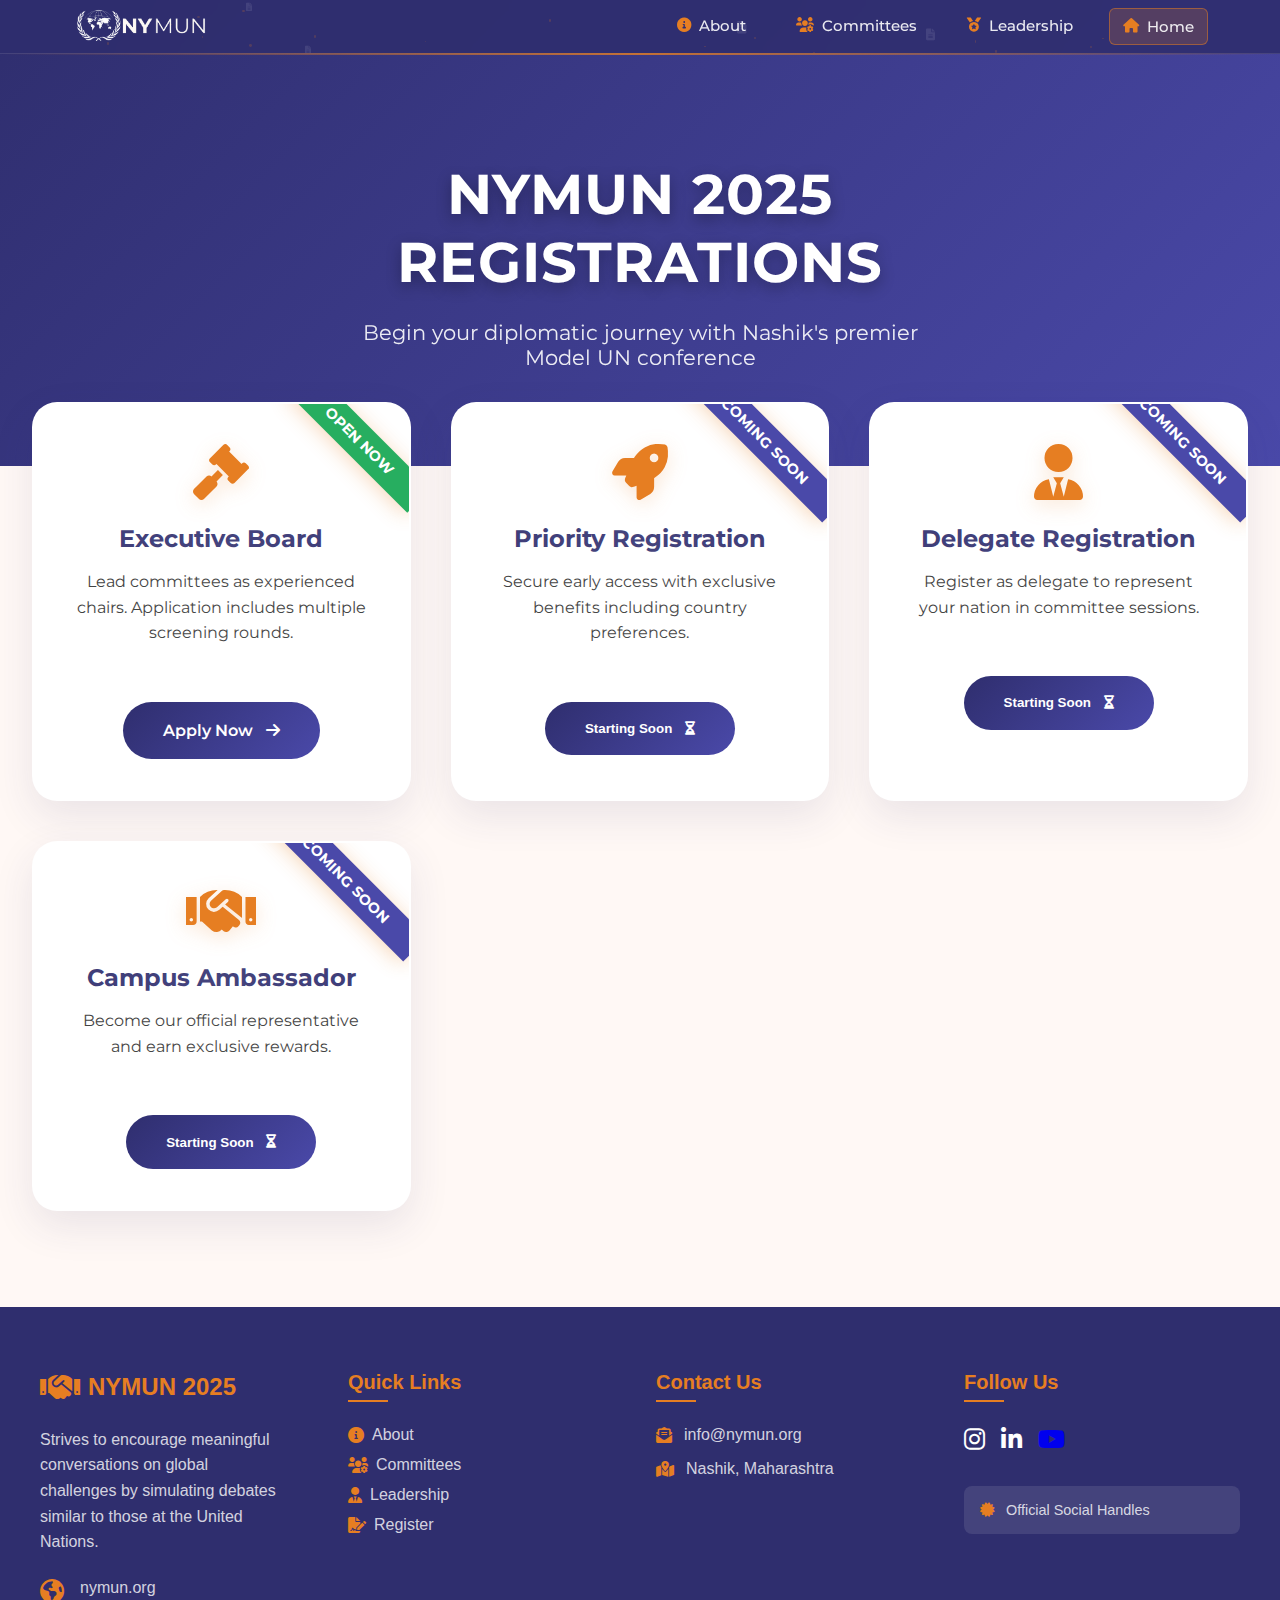
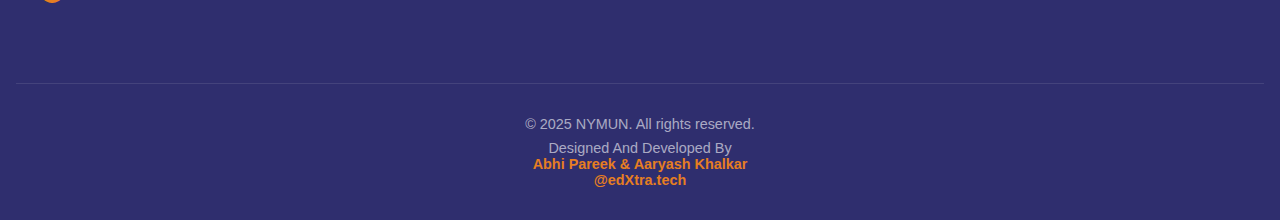
<file: register.html>
<!DOCTYPE html>
<html lang="en">
<head>
    <meta charset="UTF-8">
    <meta name="viewport" content="width=device-width, initial-scale=1.0">
    <title>NYMUN 2025 Registrations</title>
    <!-- Fonts & Icons -->
    <link rel="stylesheet" href="https://cdnjs.cloudflare.com/ajax/libs/font-awesome/6.0.0/css/all.min.css">
    <link href="https://fonts.googleapis.com/css2?family=Montserrat:wght@400;600;700&family=Open+Sans&display=swap" rel="stylesheet">
    <link rel="icon" type="image/x-icon" href="assets/images/icon.ico">
    <style>
        :root {
            --primary-bg: #FFF8F5;
            --primary-indigo: #2F2E6E;
            --secondary-indigo: #4A49A9;
            --accent-orange: #E67E22;
            --neutral-bg: #F5F5F5;
            --text-color: #333333;
            --white: #FFFFFF;
        }

        * {
            margin: 0;
            padding: 0;
            box-sizing: border-box;
        }

        body {
            font-family: 'Montserrat', sans-serif;
            background: var(--primary-bg);
            color: var(--text-color);
            overflow-x: hidden;
        }

        /* Header Styles */
        .main-header {
            position: fixed;
            top: 0;
            left: 0;
            width: 100%;
            z-index: 1000;
            background: rgba(47, 46, 110, 0.95);
            backdrop-filter: blur(10px);
            border-bottom: 1px solid rgba(255,255,255,0.1);
            transition: all 0.3s ease;
        }

        .header-content {
            max-width: 1200px;
            margin: 0 auto;
            padding: 0.8rem 2rem;
            display: flex;
            justify-content: space-between;
            align-items: center;
        }

        .logo img {
            height: 40px;
            width: auto;
        }

        /* Hero Section */
        .registration-hero {
            padding: 160px 2rem 6rem;
            text-align: center;
            background: linear-gradient(135deg, var(--primary-indigo) 0%, var(--secondary-indigo) 100%);
            color: white;
            position: relative;
            overflow: hidden;
        }

        .hero-particles {
            position: absolute;
            top: 0;
            left: 0;
            width: 100%;
            height: 100%;
            pointer-events: none;
        }

        .hero-content {
            position: relative;
            z-index: 2;
            max-width: 800px;
            margin: 0 auto;
        }

        .hero-title {
            font-size: 3.5rem;
            margin-bottom: 1.5rem;
            text-transform: uppercase;
            letter-spacing: 1px;
            text-shadow: 0 5px 15px rgba(0, 0, 0, 0.3);
        }

        /* Registration Grid */
        .registration-grid {
            max-width: 1300px;
            margin: -4rem auto 6rem;
            padding: 0 2rem;
            display: grid;
            grid-template-columns: repeat(auto-fit, minmax(300px, 1fr));
            gap: 2.5rem;
            position: relative;
            z-index: 2;
        }

        .reg-card {
            background: var(--white);
            border-radius: 25px;
            padding: 2.5rem;
            text-align: center;
            position: relative;
            overflow: hidden;
            transition: all 0.4s cubic-bezier(0.23, 1, 0.32, 1);
            box-shadow: 0 15px 40px rgba(47, 46, 110, 0.1);
            border: 2px solid rgba(255,255,255,0.15);
        }

        .reg-card::before {
            content: '';
            position: absolute;
            top: -50%;
            left: -50%;
            width: 200%;
            height: 200%;
            background: linear-gradient(45deg, transparent, rgba(255,255,255,0.1), transparent);
            transform: rotate(45deg);
            transition: all 0.6s ease;
        }

        .reg-card:hover {
            transform: translateY(-15px);
            box-shadow: 0 25px 60px rgba(47, 46, 110, 0.2);
        }

        .reg-card:hover::before {
            animation: shine 2s;
        }

        .reg-icon {
            font-size: 3.5rem;
            color: var(--accent-orange);
            margin-bottom: 1.5rem;
            transition: all 0.3s ease;
            filter: drop-shadow(0 5px 10px rgba(230, 126, 34, 0.2));
        }

        .reg-card:hover .reg-icon {
            transform: scale(1.15) rotate(-8deg);
        }

        .status-badge {
            position: absolute;
            top: 20px;
            right: -35px;
            padding: 8px 40px;
            background: var(--accent-orange);
            color: white;
            transform: rotate(45deg);
            font-size: 0.9rem;
            font-weight: 700;
            box-shadow: 0 3px 20px rgba(230, 126, 34, 0.3);
            letter-spacing: 0.5px;
        }

        .reg-button {
            display: inline-flex;
            align-items: center;
            padding: 1.2rem 2.5rem;
            background: linear-gradient(135deg, var(--primary-indigo), var(--secondary-indigo));
            color: white;
            border-radius: 50px;
            text-decoration: none;
            font-weight: 600;
            margin-top: 2rem;
            position: relative;
            overflow: hidden;
            transition: all 0.3s ease;
            border: none;
            cursor: pointer;
            gap: 0.8rem;
        }

        .reg-button i {
            transition: transform 0.3s ease;
        }

        .reg-button:hover {
            transform: translateY(-3px);
            box-shadow: 0 12px 25px rgba(47, 46, 110, 0.3);
        }

        .reg-button:hover i {
            transform: translateX(5px);
        }

        .pulse {
            animation: pulse 2s infinite;
        }

        @keyframes shine {
            0% { left: -50%; }
            100% { left: 150%; }
        }

        @keyframes pulse {
            0% { transform: scale(0.95) rotate(45deg); opacity: 0.9; }
            50% { transform: scale(1) rotate(45deg); opacity: 1; }
            100% { transform: scale(0.95) rotate(45deg); opacity: 0.9; }
        }

        /* Responsive Design */
        @media (max-width: 768px) {
            .hero-title {
                font-size: 2.5rem;
            }

            .registration-grid {
                margin-top: -2rem;
                grid-template-columns: 1fr;
                max-width: 500px;
            }

            .reg-card {
                padding: 2rem;
            }
        }

        @media (max-width: 480px) {
            .hero-title {
                font-size: 2rem;
            }

            .reg-icon {
                font-size: 3rem;
            }

            .reg-button {
                width: 100%;
                justify-content: center;
            }
        }
    </style>
</head>
<body>
    <!-- Header -->
<header style="position: fixed; top: 0; left: 0; width: 100%; z-index: 1000; background: rgba(47, 46, 110, 0.9); backdrop-filter: blur(10px); border-bottom: 1px solid rgba(255,255,255,0.1); transition: all 0.3s ease;">
    <div style="max-width: 1200px; margin: 0 auto; padding: 0.5rem 2rem; display: flex; justify-content: space-between; align-items: center;">
        <!-- Logo Section -->
        <div class="logo" style="display: flex; align-items: center;">
            <a href="/" style="display: block;">
                <img src="assets/images/nymun2.png" 
                     alt="NYMUN Logo" 
                     style="height: 35px; width: auto; object-fit: contain; display: block;">
            </a>
        </div>

        <!-- Navigation -->
        <nav class="desktop-nav" style="display: flex; align-items: center;">
            <ul style="display: flex; gap: 1.5rem; list-style: none; margin: 0; padding: 0;">
                <li>
                    <a href="about-us " style="color: rgba(255,255,255,0.9); text-decoration: none; font-weight: 500; padding: 0.5rem 0.8rem; font-size: 0.95rem; border-radius: 6px; transition: all 0.3s ease; display: flex; align-items: center; gap: 8px;">
                        <i class="fas fa-info-circle" style="color: #E67E22; transition: all 0.3s ease; font-size: 0.9rem;"></i>
                        <span>About</span>
                    </a>
                </li>
                <li>
                    <a href="index #Committees" style="color: rgba(255,255,255,0.9); text-decoration: none; font-weight: 500; padding: 0.5rem 0.8rem; font-size: 0.95rem; border-radius: 6px; transition: all 0.3s ease; display: flex; align-items: center; gap: 8px;">
                        <i class="fas fa-users-cog" style="color: #E67E22; transition: all 0.3s ease; font-size: 0.9rem;"></i>
                        <span>Committees</span>
                    </a>
                </li>
                <li>
                    <a href="leadership" style="color: rgba(255,255,255,0.9); text-decoration: none; font-weight: 500; padding: 0.5rem 0.8rem; font-size: 0.95rem; border-radius: 6px; transition: all 0.3s ease; display: flex; align-items: center; gap: 8px;">
                        <i class="fas fa-medal" style="color: #E67E22; transition: all 0.3s ease; font-size: 0.9rem;"></i>
                        <span>Leadership</span>
                    </a>
                </li>
                <li>
                    <a href="/" style="color: rgba(255,255,255,0.9); text-decoration: none; font-weight: 500; padding: 0.5rem 0.8rem; font-size: 0.95rem; border-radius: 6px; transition: all 0.3s ease; display: flex; align-items: center; gap: 8px; background: rgba(230, 126, 34, 0.2); border: 1px solid rgba(230, 126, 34, 0.5);">
                        <i class="fas fa-home" style="color: #E67E22; transition: all 0.3s ease; font-size: 0.9rem;"></i>
                        <span>Home</span>
                    </a>
                </li>
            </ul>
        </nav>

        <!-- Hamburger Menu for Mobile -->
        <div class="hamburger" style="display: none; cursor: pointer; width: 35px; height: 35px; position: relative; z-index: 1001; justify-content: center; align-items: center; flex-direction: column;">
            <div class="line1" style="width: 25px; height: 2px; background-color: #FFFFFF; margin: 5px 0; transition: all 0.3s ease;"></div>
            <div class="line2" style="width: 25px; height: 2px; background-color: #FFFFFF; margin: 5px 0; transition: all 0.3s ease;"></div>
            <div class="line3" style="width: 25px; height: 2px; background-color: #FFFFFF; margin: 5px 0; transition: all 0.3s ease;"></div>
        </div>

        <!-- Mobile Nav -->
        <div class="mobile-nav" style="position: fixed; top: 0; right: -100%; width: 100%; height: 100vh; background: rgba(47, 46, 110, 0.98); backdrop-filter: blur(15px); display: flex; flex-direction: column; justify-content: center; align-items: center; transition: all 0.5s ease; z-index: 1000;">
            <ul style="list-style: none; padding: 0; width: 80%; max-width: 400px;">
                <li style="margin-bottom: 1rem;">
                    <a href="about-us " style="color: #FFFFFF; text-decoration: none; font-size: 1.2rem; font-weight: 500; padding: 0.8rem; border-radius: 8px; transition: all 0.3s ease; display: flex; align-items: center; gap: 12px; border-left: 3px solid transparent;">
                        <i class="fas fa-info-circle" style="color: #E67E22; font-size: 1.4rem; min-width: 35px; text-align: center;"></i>
                        <span>About</span>
                    </a>
                </li>
                <li style="margin-bottom: 1rem;">
                    <a href="committees" style="color: #FFFFFF; text-decoration: none; font-size: 1.2rem; font-weight: 500; padding: 0.8rem; border-radius: 8px; transition: all 0.3s ease; display: flex; align-items: center; gap: 12px; border-left: 3px solid transparent;">
                        <i class="fas fa-users-cog" style="color: #E67E22; font-size: 1.4rem; min-width: 35px; text-align: center;"></i>
                        <span>Committees</span>
                    </a>
                </li>
                <li style="margin-bottom: 1rem;">
                    <a href="leadership " style="color: #FFFFFF; text-decoration: none; font-size: 1.2rem; font-weight: 500; padding: 0.8rem; border-radius: 8px; transition: all 0.3s ease; display: flex; align-items: center; gap: 12px; border-left: 3px solid transparent;">
                        <i class="fas fa-medal" style="color: #E67E22; font-size: 1.4rem; min-width: 35px; text-align: center;"></i>
                        <span>Leadership</span>
                    </a>
                </li>
                <li>
                    <a href="regsiter" style="color: #FFFFFF; text-decoration: none; font-size: 1.2rem; font-weight: 500; padding: 0.8rem; border-radius: 8px; transition: all 0.3s ease; display: flex; align-items: center; gap: 12px; border-left: 3px solid #E67E22; background: rgba(230, 126, 34, 0.1);">
                        <i class="fas fa-edit" style="color: #E67E22; font-size: 1.4rem; min-width: 35px; text-align: center;"></i>
                        <span>Register</span>
                    </a>
                </li>
            </ul>
            <div class="mobile-footer" style="position: absolute; bottom: 30px; display: flex; justify-content: center; width: 100%;">
                <div style="display: flex; gap: 15px;">
                    <a href="https://instagram.com/nymun.25" style="color: rgba(255,255,255,0.6); font-size: 1.3rem; transition: all 0.3s ease;"><i class="fab fa-instagram"></i></a>
                    <a href="https://linkedin.com/company/nymun" style="color: rgba(255,255,255,0.6); font-size: 1.3rem; transition: all 0.3s ease;"><i class="fab fa-linkedin"></i></a>
                </div>
            </div>
        </div>
    </div>

    <!-- UN-style decorative element -->
    <div style="position: absolute; bottom: -2px; left: 0; width: 100%; height: 2px; background: linear-gradient(90deg, transparent, #E67E22, transparent); opacity: 0.8;"></div>
    
    <!-- Particle animation -->
    <div class="particles" style="position: absolute; top: 0; left: 0; width: 100%; height: 100%; overflow: hidden; z-index: -1;"></div>
</header>

<!-- Script for interactive elements -->
<script>
    // Hamburger menu toggle
    const hamburger = document.querySelector('.hamburger');
    const mobileNav = document.querySelector('.mobile-nav');
    const body = document.querySelector('body');
    const menuLines = document.querySelectorAll('.hamburger div');

    hamburger.addEventListener('click', () => {
        if (mobileNav.style.right === '0px') {
            mobileNav.style.right = '-100%';
            body.style.overflow = 'auto';
            menuLines[0].style.transform = 'rotate(0deg) translateY(0px)';
            menuLines[1].style.opacity = '1';
            menuLines[2].style.transform = 'rotate(0deg) translateY(0px)';
        } else {
            mobileNav.style.right = '0px';
            body.style.overflow = 'hidden';
            menuLines[0].style.transform = 'rotate(45deg) translate(5px, 5px)';
            menuLines[1].style.opacity = '0';
            menuLines[2].style.transform = 'rotate(-45deg) translate(5px, -5px)';
        }
    });

    // Close mobile menu on link click
    document.querySelectorAll('.mobile-nav a').forEach(link => {
        link.addEventListener('click', () => {
            mobileNav.style.right = '-100%';
            body.style.overflow = 'auto';
            menuLines[0].style.transform = 'rotate(0deg) translateY(0px)';
            menuLines[1].style.opacity = '1';
            menuLines[2].style.transform = 'rotate(0deg) translateY(0px)';
        });
    });

    // Responsive display handler
    function checkScreenSize() {
        const hamburger = document.querySelector('.hamburger');
        const desktopNav = document.querySelector('.desktop-nav');
        
        if (window.innerWidth <= 768) {
            hamburger.style.display = 'flex';
            desktopNav.style.display = 'none';
        } else {
            hamburger.style.display = 'none';
            desktopNav.style.display = 'flex';
            mobileNav.style.right = '-100%';
            body.style.overflow = 'auto';
            menuLines[0].style.transform = 'rotate(0deg) translateY(0px)';
            menuLines[1].style.opacity = '1';
            menuLines[2].style.transform = 'rotate(0deg) translateY(0px)';
        }
    }

    window.addEventListener('load', checkScreenSize);
    window.addEventListener('resize', checkScreenSize);

    // Particle animation
    function createParticles() {
        const particlesContainer = document.querySelector('.particles');
        const particleCount = 20;
        
        for (let i = 0; i < particleCount; i++) {
            const particle = document.createElement('div');
            const isDocument = Math.random() > 0.5;
            
            if (isDocument) {
                particle.innerHTML = '<i class="fas fa-file-alt"></i>';
                particle.style.cssText = `
                    position: absolute;
                    color: rgba(255, 255, 255, 0.1);
                    font-size: ${Math.random() * 8 + 6}px;
                    left: ${Math.random() * 100}%;
                    top: ${Math.random() * 100}%;
                    animation: float ${Math.random() * 10 + 20}s linear infinite;
                `;
            } else {
                particle.style.cssText = `
                    position: absolute;
                    width: ${Math.random() * 2 + 1}px;
                    height: ${Math.random() * 2 + 1}px;
                    background-color: rgba(230, 126, 34, 0.2);
                    border-radius: 50%;
                    left: ${Math.random() * 100}%;
                    top: ${Math.random() * 100}%;
                    animation: float ${Math.random() * 10 + 15}s linear infinite;
                `;
            }
            particlesContainer.appendChild(particle);
        }
    }

    // Animation styles
    const styleSheet = document.createElement('style');
    styleSheet.textContent = `
        @keyframes float {
            0% { transform: translateY(0) rotate(0deg); opacity: 0; }
            10% { opacity: 0.5; }
            90% { opacity: 0.5; }
            100% { transform: translateY(-${window.innerHeight}px) rotate(360deg); opacity: 0; }
        }
        @keyframes rotate {
            0% { transform: rotate(0deg); }
            100% { transform: rotate(360deg); }
        }
        .desktop-nav a:hover { background: rgba(255, 255, 255, 0.1); transform: translateY(-2px); }
        .desktop-nav a:hover i { transform: scale(1.2) rotate(10deg); }
        .mobile-nav a:hover { background: rgba(255, 255, 255, 0.05); border-left-color: #E67E22; padding-left: 1.2rem; }
        .mobile-nav a:hover i { transform: scale(1.2); }
        .mobile-footer a:hover { color: #E67E22; transform: translateY(-3px); }
    `;
    document.head.appendChild(styleSheet);

    window.addEventListener('load', createParticles);
    
    // Scroll effect
    window.addEventListener('scroll', () => {
        const header = document.querySelector('header');
        header.style.padding = window.scrollY > 50 ? '0.3rem 0' : '0.5rem 0';
        header.style.background = window.scrollY > 50 ? 'rgba(47, 46, 110, 0.95)' : 'rgba(47, 46, 110, 0.9)';
        header.style.boxShadow = window.scrollY > 50 ? '0 2px 15px rgba(0, 0, 0, 0.1)' : 'none';
    });
</script>

    <!-- Hero Section -->
    <section class="registration-hero">
        <div class="hero-particles" id="particles-js"></div>
        <div class="hero-content">
            <h1 class="hero-title">NYMUN 2025 Registrations</h1>
            <p style="font-size: 1.3rem; opacity: 0.9; max-width: 600px; margin: 0 auto;">
                Begin your diplomatic journey with Nashik's premier Model UN conference
            </p>
        </div>
    </section>

    <!-- Registration Grid -->
    <div class="registration-grid">
        <!-- Executive Board -->
        <div class="reg-card">
            <div class="status-badge pulse" style="background: #27ae60;">OPEN NOW</div>
            <i class="fas fa-gavel reg-icon"></i>
            <h3 style="color: var(--primary-indigo); margin-bottom: 1rem; font-size: 1.5rem;">
                Executive Board
            </h3>
            <p style="color: var(--text-color); margin-bottom: 1.5rem; line-height: 1.6;">
                Lead committees as experienced chairs. Application includes multiple screening rounds.
            </p>
            
            <a href="/registration_executive" class="reg-button">
                Apply Now <i class="fas fa-arrow-right"></i>
            </a>
        </div>

        <!-- Priority Registration -->
        <div class="reg-card">
            <div class="status-badge" style="background: var(--secondary-indigo);">COMING SOON</div>
            <i class="fas fa-rocket reg-icon"></i>
            <h3 style="color: var(--primary-indigo); margin-bottom: 1rem; font-size: 1.5rem;">
                Priority Registration
            </h3>
            <p style="color: var(--text-color); margin-bottom: 1.5rem; line-height: 1.6;">
                Secure early access with exclusive benefits including country preferences.
            </p>
            <button class="reg-button">
                Starting Soon<i class="fas fa-hourglass-half"></i>
            </button>
        </div>

        <!-- Delegate Registration -->
        <div class="reg-card">
            <div class="status-badge" style="background: var(--secondary-indigo);">COMING SOON</div>
            <i class="fas fa-user-tie reg-icon"></i>
            <h3 style="color: var(--primary-indigo); margin-bottom: 1rem; font-size: 1.5rem;">
                Delegate Registration
            </h3>
            <p style="color: var(--text-color); margin-bottom: 1.5rem; line-height: 1.6;">
                Register as delegate to represent your nation in committee sessions.
            </p>
            <button class="reg-button">
                Starting Soon<i class="fas fa-hourglass-half"></i>
            </button>
        </div>

        <!-- Campus Ambassador -->
         <div class="reg-card">
            <div class="status-badge" style="background: var(--secondary-indigo);">COMING SOON</div>
            <i class="fas fa-handshake reg-icon"></i>
            <h3 style="color: var(--primary-indigo); margin-bottom: 1rem; font-size: 1.5rem;">
               Campus Ambassador
            </h3>
            <p style="color: var(--text-color); margin-bottom: 1.5rem; line-height: 1.6;">
                  Become our official representative and earn exclusive rewards.
            </p>
            <button class="reg-button">
                Starting Soon<i class="fas fa-hourglass-half"></i>
            </button>
        </div>
        
    </div>
    

    <script>
        // Particle Animation
        function createParticles() {
            const container = document.getElementById('particles-js');
            const particleCount = 50;

            for (let i = 0; i < particleCount; i++) {
                const particle = document.createElement('div');
                particle.style.cssText = `
                    position: absolute;
                    width: ${Math.random() * 6 + 2}px;
                    height: ${Math.random() * 6 + 2}px;
                    background: rgba(255,255,255,${Math.random() * 0.3 + 0.1});
                    border-radius: 50%;
                    top: ${Math.random() * 100}%;
                    left: ${Math.random() * 100}%;
                    animation: float ${Math.random() * 10 + 15}s infinite linear;
                `;
                container.appendChild(particle);
            }
        }

        // Add animation keyframes
        const style = document.createElement('style');
        style.textContent = `
            @keyframes float {
                0% { transform: translateY(0) rotate(0deg); opacity: 0; }
                10% { opacity: 1; }
                90% { opacity: 1; }
                100% { transform: translateY(-100vh) rotate(360deg); opacity: 0; }
            }
        `;
        document.head.appendChild(style);

        // Initialize particles
        window.addEventListener('load', createParticles);

        // Mobile Menu Toggle (from index.html)
        const hamburger = document.querySelector('.hamburger');
        const mobileNav = document.querySelector('.mobile-nav');
        if(hamburger && mobileNav) {
            hamburger.addEventListener('click', () => {
                mobileNav.classList.toggle('active');
            });
        }

        // Smooth scroll for anchor links
        document.querySelectorAll('a[href^="#"]').forEach(anchor => {
            anchor.addEventListener('click', function (e) {
                e.preventDefault();
                document.querySelector(this.getAttribute('href')).scrollIntoView({
                    behavior: 'smooth'
                });
            });
        });
    </script>





<!-- Footer Section -->
<footer style="background: var(--primary-indigo); color: var(--white); padding: 4rem 1rem 2rem; margin-top: 4rem; font-family: 'Poppins', sans-serif;">
    <div style="max-width: 1200px; margin: 0 auto; display: grid; grid-template-columns: repeat(auto-fit, minmax(250px, 1fr)); gap: 2rem; padding-bottom: 3rem;">
        <!-- Conference Info -->
        <div style="padding-right: 2rem;">
            <div style="display: flex; align-items: center; gap: 0.5rem; margin-bottom: 1.5rem;">
                <i class="fas fa-handshake" style="font-size: 2rem; color: var(--accent-orange);"></i>
                <h3 style="font-size: 1.5rem; color: var(--accent-orange); font-family: 'Poppins', sans-serif; font-weight: 600;">NYMUN 2025</h3>
            </div>
            <p style="color: rgba(255,255,255,0.8); line-height: 1.6; font-family: 'Poppins', sans-serif; font-weight: 300;">
                Strives to encourage meaningful conversations on global challenges by simulating debates similar to those at the United Nations.
            </p>
            <div style="display: flex; gap: 1rem; margin-top: 1.5rem;">
                <i class="fas fa-globe-americas" style="font-size: 1.5rem; color: var(--accent-orange);"></i><p><a href="https://nymun.org/" style="color: rgba(255,255,255,0.8); text-decoration: none; transition: 0.3s; display: flex; align-items: center; gap: 0.5rem; font-family: 'Poppins', sans-serif;">nymun.org</a></p>
                <i class="fas fa-diploma" style="font-size: 1.5rem; color: var(--accent-orange);"></i>
            </div>
        </div>

        <!-- Quick Links with Enhanced Icons -->
        <div>
            <h4 style="font-size: 1.25rem; margin-bottom: 1.5rem; position: relative; padding-bottom: 0.5rem; color: var(--accent-orange); font-family: 'Poppins', sans-serif; font-weight: 600;">
                Quick Links
                <span style="position: absolute; bottom: 0; left: 0; width: 40px; height: 2px; background: var(--accent-orange);"></span>
            </h4>
            <ul style="list-style: none; padding: 0; display: grid; gap: 0.75rem; font-family: 'Poppins', sans-serif;">
                <li><a href="about-us " style="color: rgba(255,255,255,0.8); text-decoration: none; transition: 0.3s; display: flex; align-items: center; gap: 0.5rem;">
                    <i class="fas fa-info-circle" style="color: var(--accent-orange);"></i> About</a></li>
                <li><a href="#Committees" style="color: rgba(255,255,255,0.8); text-decoration: none; transition: 0.3s; display: flex; align-items: center; gap: 0.5rem;">
                    <i class="fas fa-users-gear" style="color: var(--accent-orange);"></i> Committees</a></li>
                <li><a href="leadership " style="color: rgba(255,255,255,0.8); text-decoration: none; transition: 0.3s; display: flex; align-items: center; gap: 0.5rem;">
                    <i class="fas fa-user-tie" style="color: var(--accent-orange);"></i> Leadership</a></li>
                <li><a href="#about-us" style="color: rgba(255,255,255,0.8); text-decoration: none; transition: 0.3s; display: flex; align-items: center; gap: 0.5rem;">
                    <i class="fas fa-file-signature" style="color: var(--accent-orange);"></i> Register</a></li>
            </ul>
        </div>

        <!-- Contact Info -->
        <div>
            <h4 style="font-size: 1.25rem; margin-bottom: 1.5rem; position: relative; padding-bottom: 0.5rem; color: var(--accent-orange); font-family: 'Poppins', sans-serif; font-weight: 600;">
                Contact Us
                <span style="position: absolute; bottom: 0; left: 0; width: 40px; height: 2px; background: var(--accent-orange);"></span>
            </h4>
            <div style="display: grid; gap: 1rem; font-family: 'Poppins', sans-serif;">
                <div style="display: flex; align-items: center; gap: 0.75rem;">
                    <i class="fas fa-envelope-open-text" style="color: var(--accent-orange);"></i>
                    <span style="color: rgba(255,255,255,0.8);"><a href="mailto:info@nymun.org" style="color: rgba(255,255,255,0.8); text-decoration: none; transition: 0.3s; display: flex; align-items: center; gap: 0.5rem;">info@nymun.org</a></span>
                   
                </div>
              
                <div style="display: flex; align-items: center; gap: 0.75rem;">
                    <i class="fas fa-map-marked-alt" style="color: var(--accent-orange);"></i>
                    <span style="color: rgba(255,255,255,0.8);">Nashik, Maharashtra</span>
                </div>
            </div>
        </div>

        <!-- Social Media -->
        <div>
            <h4 style="font-size: 1.25rem; margin-bottom: 1.5rem; position: relative; padding-bottom: 0.5rem; color: var(--accent-orange); font-family: 'Poppins', sans-serif; font-weight: 600;">
                Follow Us
                <span style="position: absolute; bottom: 0; left: 0; width: 40px; height: 2px; background: var(--accent-orange);"></span>
            </h4>
            <div style="display: flex; gap: 1rem; font-size: 1.5rem;">
                <a href="https://instagram.com/nymun.25" style="color: var(--white); transition: 0.3s;"><i class="fab fa-instagram"></i></a>
                <a href="https://www.linkedin.com/company/nymun" style="color: var(--white); transition: 0.3s;"><i class="fab fa-linkedin-in"></i></a>
                
                <a href="#" style="color: var (--white); transition: 0.3s;"><i class="fab fa-youtube"></i></a>
            </div>
            <div style="margin-top: 2rem; background: rgba(255,255,255,0.1); padding: 1rem; border-radius: 8px;">
                <p style="margin: 0; color: rgba(255,255,255,0.8); font-size: 0.9rem; font-family: 'Poppins', sans-serif;">
                    <i class="fas fa-certificate" style="margin-right: 0.5rem; color: var(--accent-orange);"></i>
                    Official Social Handles
                </p>
            </div>
        </div>
    </div>

    <!-- Copyright Section -->
    <div style="border-top: 1px solid rgba(255,255,255,0.1); padding-top: 2rem; margin-top: 2rem; text-align: center;">
        <p style="color: rgba(255,255,255,0.6); margin: 0; font-size: 0.9rem; font-family: 'Poppins', sans-serif;">
            &copy; 2025 NYMUN. All rights reserved. 
            <span style="display: block; margin-top: 0.5rem;">
                Designed And Developed By   <br> 
                <a href="https://edxtra.tech" style="color: var(--accent-orange); text-decoration: none; font-weight: 600; font-family: 'Poppins', sans-serif;">
                    Abhi Pareek & Aaryash Khalkar<br>@edXtra.tech
                </a>
            </span>
        </p>
    </div>
</footer>

</body>
</html>
</file>
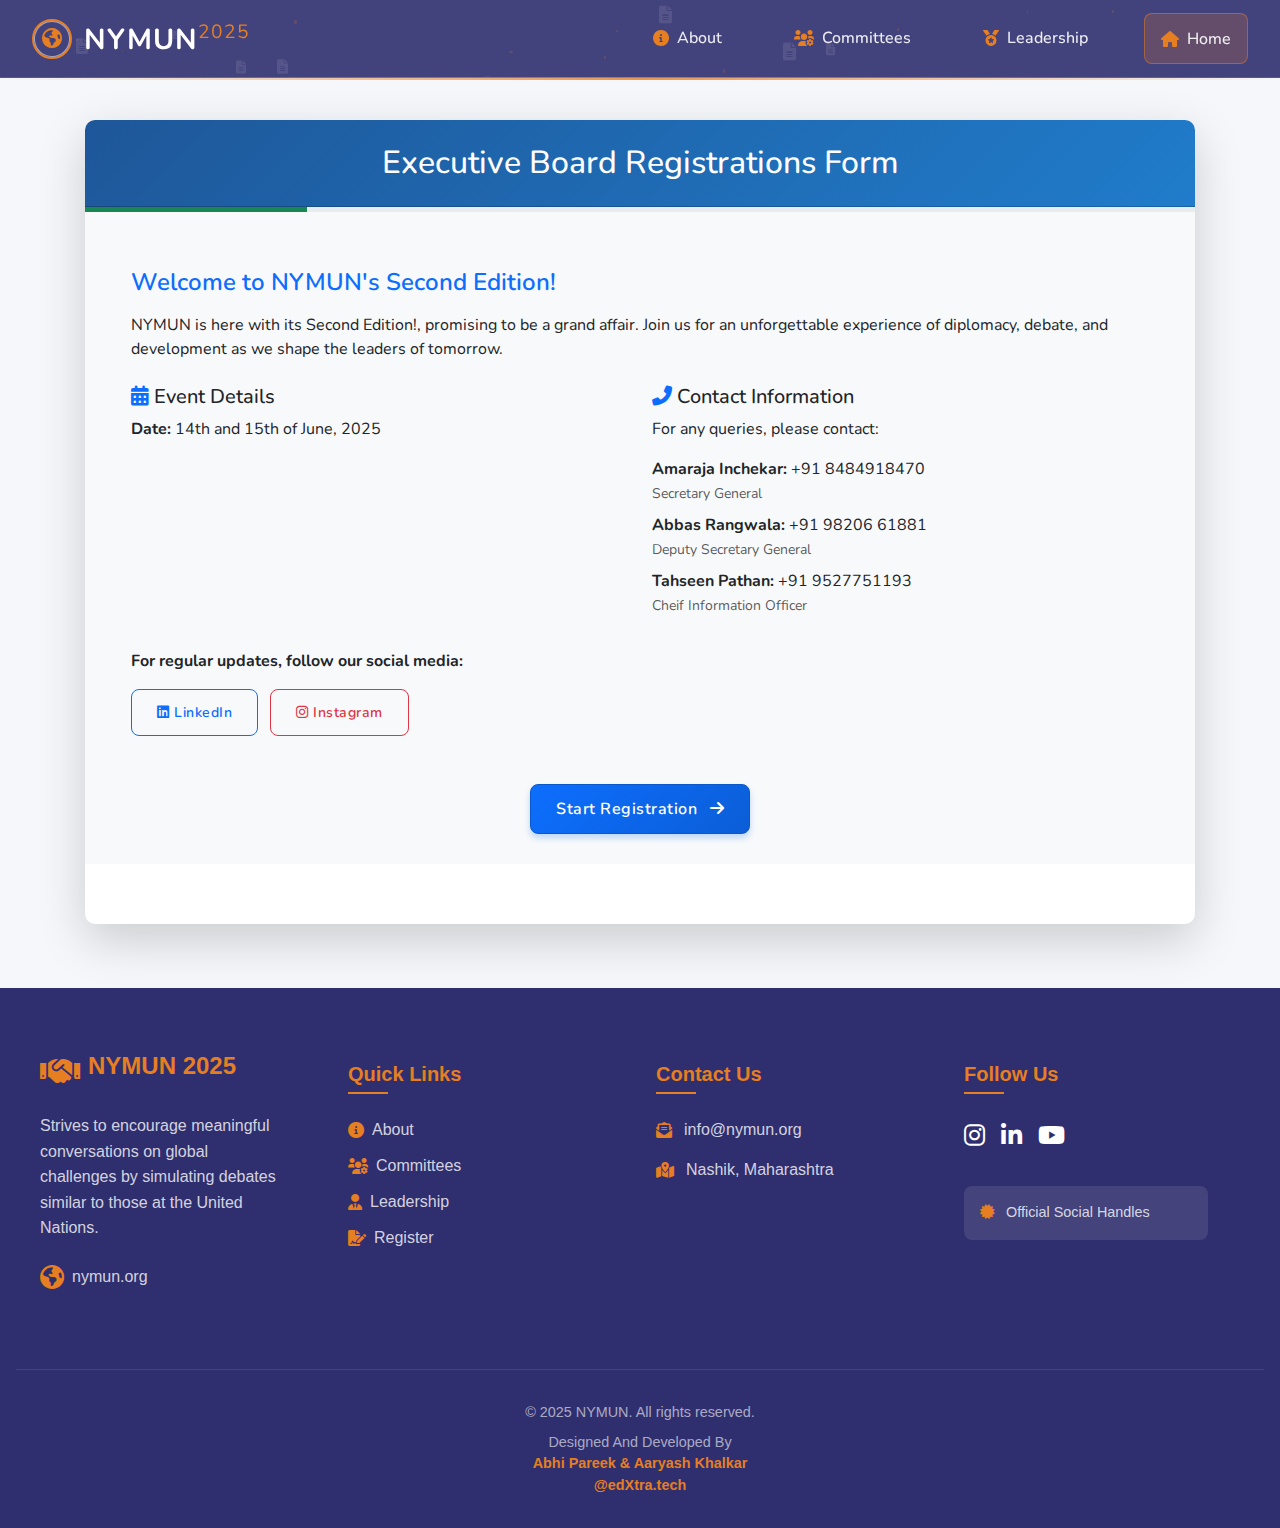
<file: registration_executive.html>
<!DOCTYPE html>
<html lang="en">
<head>
    <meta charset="UTF-8">
    <meta name="viewport" content="width=device-width, initial-scale=1.0, maximum-scale=1.0, user-scalable=no">
    <meta name="description" content="NYMUN Executive Registration Form for the Inaugural Model United Nations Conference">
    <meta name="theme-color" content="#0d6efd">
    <title>Excecutive Board Registration | NYMUN</title>
    <link rel="preconnect" href="https://fonts.googleapis.com">
    <link rel="preconnect" href="https://fonts.gstatic.com" crossorigin>
    <link href="https://fonts.googleapis.com/css2?family=Nunito:wght@400;600;700&display=swap" rel="stylesheet">
    <link href="https://cdn.jsdelivr.net/npm/bootstrap@5.3.0/dist/css/bootstrap.min.css" rel="stylesheet">
    <link href="https://cdnjs.cloudflare.com/ajax/libs/font-awesome/6.0.0-beta3/css/all.min.css" rel="stylesheet">
    <link rel="stylesheet" href="https://cdnjs.cloudflare.com/ajax/libs/animate.css/4.1.1/animate.min.css">
    <link href="assets/css/header-footer.css" rel="stylesheet">
    <link href="assets/css/style.css" rel="stylesheet">
    <link rel="icon" type="image/x-icon" href="assets/images/icon.ico">
</head>
<body>
    
    
    <!-- Header Section -->
    <header class="site-header">
        <div class="header-container">
            <!-- Logo Section -->
            <div class="logo">
                <div class="logo-icon">
                    <!-- Globe Animation -->
                    <div class="globe-animation">
                        <div style="position: absolute; width: 100%; height: 100%; border-radius: 50%; border: 1px solid rgba(255,255,255,0.4); transform: rotate(30deg);"></div>
                        <div style="position: absolute; width: 100%; height: 100%; border-radius: 50%; border: 1px solid rgba(255,255,255,0.2); transform: rotate(60deg);"></div>
                    </div>
                    <i class="fas fa-globe-americas" style="position: absolute; top: 50%; left: 50%; transform: translate(-50%, -50%); font-size: 20px; color: #E67E22;"></i>
                </div>
                <h1 class="logo-title">NYMUN<span class="logo-year">2025</span></h1>
            </div>

            <!-- Navigation -->
            <nav class="desktop-nav">
                <ul class="nav-list">
                    <li>
                        <a href="index.html#about-us" class="nav-link">
                            <i class="fas fa-info-circle"></i>
                            <span>About</span>
                        </a>
                    </li>
                    <li>
                        <a href="index.html#Committees" class="nav-link">
                            <i class="fas fa-users-cog"></i>
                            <span>Committees</span>
                        </a>
                    </li>
                    <li>
                        <a href="leadership.html" class="nav-link">
                            <i class="fas fa-medal"></i>
                            <span>Leadership</span>
                        </a>
                    </li>
                    <li>
                        <a href="index.html" class="nav-link nav-highlight">
                            <i class="fas fa-home"></i>
                            <span>Home</span>
                        </a>
                    </li>
                </ul>
            </nav>

            <!-- Hamburger Menu for Mobile -->
            <div class="hamburger">
                <div class="hamburger-line line1"></div>
                <div class="hamburger-line line2"></div>
                <div class="hamburger-line line3"></div>
            </div>

            <!-- Mobile Nav -->
            <div class="mobile-nav">
                <ul class="mobile-nav-list">
                    <li class="mobile-nav-item">
                        <a href="index.html#about-us" class="mobile-nav-link">
                            <i class="fas fa-info-circle"></i>
                            <span>About</span>
                        </a>
                    </li>
                    <li class="mobile-nav-item">
                        <a href="index.html#Committees" class="mobile-nav-link">
                            <i class="fas fa-users-cog"></i>
                            <span>Committees</span>
                        </a>
                    </li>
                    <li class="mobile-nav-item">
                        <a href="leadership.html" class="mobile-nav-link">
                            <i class="fas fa-medal"></i>
                            <span>Leadership</span>
                        </a>
                    </li>
                    <li class="mobile-nav-item">
                        <a href="index.html" class="mobile-nav-link active-link">
                            <i class="fas fa-home"></i>
                            <span>Home</span>
                        </a>
                    </li>
                </ul>
                <div class="mobile-footer">
                    <div class="mobile-social-links">
                        <a href="https://instagram.com/nymun.25" class="mobile-social-link"><i class="fab fa-instagram"></i></a>
                        <a href="https://linkedin.com/company/nymun" class="mobile-social-link"><i class="fab fa-linkedin"></i></a>
                    </div>
                </div>
            </div>
        </div>
        
        <!-- UN-style decorative element -->
        <div class="header-border"></div>
        
        <!-- Particle animation for MUN feel -->
        <div class="particles"></div>
    </header>
    
<br><br><br><br>

    <!-- Main content with spacing for header -->
    <div style="margin-top: 100px;" class="container mt-4 mb-4">
        <div class="card shadow-lg border-0 rounded-lg animate__animated animate__fadeIn">
            <div class="card-header bg-primary text-white text-center">
                <h2 class="mb-0">Executive Board Registrations Form</h2>
            </div>
            
            <!-- Form Progress Indicator -->
            <div class="progress" style="height: 5px; border-radius: 0;">
                <div class="progress-bar bg-success" role="progressbar" id="form-progress" style="width: 20%"></div>
            </div>
            
            <!-- Form Description -->
            <div class="card-body bg-light form-section" id="section-welcome">
                <div class="row">
                    <div class="col-md-12">
                        <div class="p-3 mb-3 animate__animated animate__fadeIn">
                            <h4 class="text-primary mb-3">Welcome to NYMUN's Second Edition!</h4>
                            <p>NYMUN is here with its Second Edition!, promising to be a grand affair.
                            
                            Join us for an unforgettable experience of diplomacy, debate, and development as we shape the leaders of tomorrow.</p>
                            
                            <div class="row mt-4">
                                <div class="col-md-6">
                                    <h5><i class="fas fa-calendar-alt text-primary"></i> Event Details</h5>
                                    <ul class="list-unstyled">
                                        <li><strong>Date:</strong> 14th and 15th of June, 2025</li>
                                        
                                        
                                </div>
                                
                                <div class="col-md-6">
                                    <h5><i class="fas fa-phone-alt text-primary"></i> Contact Information</h5>
                                    <p>For any queries, please contact:</p>
                                    <ul class="list-unstyled">
                                        <li><strong>Amaraja Inchekar:</strong> +91 8484918470 <br><small class="text-muted">Secretary General</small></li>
                                        <li class="mt-2"><strong>Abbas Rangwala:</strong> +91 98206 61881 <br><small class="text-muted">Deputy Secretary General</small></li>
                                        <li class="mt-2"><strong>Tahseen Pathan:</strong> +91 9527751193<br><small class="text-muted">Cheif Information Officer</small></li>
                                    </ul>
                                </div>
                            </div>
                            
                            <div class="mt-3">
                                <p><strong>For regular updates, follow our social media:</strong></p>
                                <a href="https://www.linkedin.com/company/nymun" class="btn btn-sm btn-outline-primary me-2"><i class="fab fa-linkedin"></i> LinkedIn</a>
                                <a href="https://www.instagram.com/nymun.25/" class="btn btn-sm btn-outline-danger"><i class="fab fa-instagram"></i> Instagram</a>
                            </div>
                        </div>
                    </div>
                </div>
                
                <div class="text-center mt-3">
                    <button type="button" class="btn btn-primary btn-lg next-btn" data-next="section-personal">
                        Start Registration <i class="fas fa-arrow-right ms-2"></i>
                    </button>
                </div>
            </div>
            
            <div class="card-body">
                <div id="form-messages" class="alert d-none"></div>
                
                <form id="mun-form" method="post" enctype="multipart/form-data">
                    <!-- Hidden field to identify executive form -->
                    <input type="hidden" name="form_type" value="executive">
                    <input type="hidden" name="sheet_id" value="1HFulOdPiNBKsHWo6oDhOiNZ9R5VKiQsP-nZ_4Y9zAQ8">
                    
                    <!-- Personal Information Section -->
                    <div class="form-section" id="section-personal" style="display: none;">
                        <div class="row">
                            <div class="col-md-12 mb-4">
                                <h4 class="animate__animated animate__fadeInUp">Personal Information</h4>
                                <hr>
                            </div>
                            
                            <div class="col-md-6 mb-3 animate__animated animate__fadeInUp">
                                <label for="name" class="form-label">Full Name <span class="text-danger">*</span></label>
                                <input type="text" class="form-control" id="name" name="name" required>
                            </div>
                            
                            <div class="col-md-6 mb-3 animate__animated animate__fadeInUp">
                                <label for="dob" class="form-label">Date of Birth <span class="text-danger">*</span></label>
                                <input type="date" class="form-control" id="dob" name="dob" required>
                            </div>
                            
                            <div class="col-md-6 mb-3 animate__animated animate__fadeInUp">
                                <label for="phone" class="form-label">Contact Number <span class="text-danger">*</span></label>
                                <input type="tel" class="form-control" id="phone" name="phone" required>
                            </div>
                            
                            <div class="col-md-6 mb-3 animate__animated animate__fadeInUp">
                                <label for="email" class="form-label">Email Address <span class="text-danger">*</span></label>
                                <input type="email" class="form-control" id="email" name="email" required>
                            </div>
                            
                            <div class="col-md-6 mb-3 animate__animated animate__fadeInUp">
                                <label for="city" class="form-label">City of Residence <span class="text-danger">*</span></label>
                                <input type="text" class="form-control" id="city" name="city" required>
                            </div>
                            
                            <div class="col-md-6 mb-3 animate__animated animate__fadeInUp">
                                <label for="accommodation" class="form-label">Accommodation Requirement <span class="text-danger">*</span></label>
                                <select class="form-select" id="accommodation" name="accommodation" required>
                                    <option value="">Select Option</option>
                                    <option value="Yes">Yes</option>
                                    <option value="No">No</option>
                                </select>
                            </div>
                            
                            <div class="col-12 mt-4 d-flex justify-content-between flex-column flex-md-row">
                                <button type="button" class="btn btn-outline-secondary prev-btn mb-2 mb-md-0" data-prev="section-welcome">
                                    <i class="fas fa-arrow-left me-2"></i> Previous
                                </button>
                                <button type="button" class="btn btn-primary next-btn" data-next="section-education">
                                    Next <i class="fas fa-arrow-right ms-2"></i>
                                </button>
                            </div>
                        </div>
                    </div>
                    
                    <!-- Education Information Section -->
                    <div class="form-section" id="section-education" style="display: none;">
                        <div class="row">
                            <div class="col-md-12 mb-3 animate__animated animate__fadeInUp">
                                <h4>Education Information</h4>
                                <hr>
                            </div>
                            
                            <div class="col-md-6 mb-3 animate__animated animate__fadeInUp">
                                <label for="institutional-level" class="form-label">Institutional Level <span class="text-danger">*</span></label>
                                <select class="form-select" id="institutional-level" name="institutional_level" required>
                                    <option value="">Select Level</option>
                                    <option value="School">School</option>
                                    <option value="College">College</option>
                                </select>
                            </div>
                            
                            <div class="col-12 mb-3" id="school-details" style="display: none;">
                                <div class="row">
                                    <div class="col-md-6 mb-3 animate__animated animate__fadeInUp">
                                        <label for="grade" class="form-label">Grade <span class="text-danger">*</span></label>
                                        <input type="text" class="form-control" id="grade" name="grade">
                                    </div>
                                    <div class="col-md-6 mb-3 animate__animated animate__fadeInUp">
                                        <label for="school-name" class="form-label">School Name <span class="text-danger">*</span></label>
                                        <input type="text" class="form-control" id="school-name" name="school_name">
                                    </div>
                                </div>
                            </div>
                            
                            <div class="col-12 mb-3" id="college-details" style="display: none;">
                                <div class="row">
                                    <div class="col-md-6 mb-3 animate__animated animate__fadeInUp">
                                        <label for="year" class="form-label">Year <span class="text-danger">*</span></label>
                                        <input type="text" class="form-control" id="year" name="year">
                                    </div>
                                    <div class="col-md-6 mb-3 animate__animated animate__fadeInUp">
                                        <label for="college-name" class="form-label">College Name <span class="text-danger">*</span></label>
                                        <input type="text" class="form-control" id="college-name" name="college_name">
                                    </div>
                                </div>
                            </div>

                            <div class="col-12 mt-4 d-flex justify-content-between flex-column flex-md-row">
                                <button type="button" class="btn btn-outline-secondary prev-btn mb-2 mb-md-0" data-prev="section-personal">
                                    <i class="fas fa-arrow-left me-2"></i> Previous
                                </button>
                                <button type="button" class="btn btn-primary next-btn" data-next="section-mun-experience">
                                    Next <i class="fas fa-arrow-right ms-2"></i>
                                </button>
                            </div>
                        </div>
                    </div>
                    
                    <!-- MUN Experience Section -->
                    <div class="form-section" id="section-mun-experience" style="display: none;">
                        <div class="row">
                            <div class="col-md-12 mb-3 animate__animated animate__fadeInUp">
                                <h4>MUN Experience</h4>
                                <hr>
                            </div>
                            
                            <div class="col-md-12 mb-3 animate__animated animate__fadeInUp">
                                <label for="delegate-experience" class="form-label">MUN Experience as Delegate <span class="text-danger">*</span></label>
                                <textarea class="form-control" id="delegate-experience" name="delegate_experience" rows="3" required></textarea>
                                <div class="form-text">Please list your previous experiences as a delegate in MUN conferences.</div>
                            </div>
                            
                            <div class="col-md-12 mb-3 animate__animated animate__fadeInUp">
                                <label for="eb-experience" class="form-label">MUN Experience as Executive Board <span class="text-danger">*</span></label>
                                <textarea class="form-control" id="eb-experience" name="eb_experience" rows="3" required></textarea>
                                <div class="form-text">Please list your previous experiences as executive board member in MUN conferences.</div>
                            </div>
                            
                            <div class="col-md-6 mb-3 animate__animated animate__fadeInUp">
                                <label for="preferred-portfolio" class="form-label">Preferred Portfolio <span class="text-danger">*</span></label>
                                <select class="form-select" id="preferred-portfolio" name="preferred_portfolio" required>
                                    <option value="">Select Option</option>
                                    <option value="Chairperson">Chairperson</option>
                                    <option value="Vice Chairperson">Vice Chairperson</option>
                                </select>
                            </div>

                            <div class="col-12 mt-4 d-flex justify-content-between flex-column flex-md-row">
                                <button type="button" class="btn btn-outline-secondary prev-btn mb-2 mb-md-0" data-prev="section-education">
                                    <i class="fas fa-arrow-left me-2"></i> Previous
                                </button>
                                <button type="button" class="btn btn-primary next-btn" data-next="section-committee-preference">
                                    Next <i class="fas fa-arrow-right ms-2"></i>
                                </button>
                            </div>
                        </div>
                    </div>

                    <!-- Committee & Portfolio Preferences Section -->
                    <div class="form-section" id="section-committee-preference" style="display: none;">
                        <div class="row">
                            <div class="col-md-12 mb-3 animate__animated animate__fadeInUp">
                                <h4>Committee Preferences</h4>
                                <hr>
                            </div>
                            
                            <div class="col-md-12 mb-3 animate__animated animate__fadeInUp">
                                <label class="form-label">Committees and Agendas</label>
                                <div class="card bg-light">
                                    <div class="card-body">
                                        <ul class="list-group list-group-flush">
                                            <li class="list-group-item bg-light"><strong>1. INDIAN</strong></li>
                                            <li class="list-group-item bg-light"><strong>2. UN</strong></li>
                                            <li class="list-group-item bg-light"><strong>3. IP</strong></li>
                                           
                                            <li class="list-group-item bg-light"><strong>4. IPL</strong></li>
                                        </ul>
                                    </div>
                                </div>
                            </div>
                            
                            <div class="col-md-12 mb-3 animate__animated animate__fadeInUp">
                                <label class="form-label">Committee Preference <span class="text-danger">*</span></label>
                                <div class="row">
                                    <div class="col-md-4 mb-2">
                                        <input type="text" class="form-control" name="committee_preference_1" placeholder="Preference 1" required>
                                    </div>
                                    <div class="col-md-4 mb-2">
                                        <input type="text" class="form-control" name="committee_preference_2" placeholder="Preference 2" required>
                                    </div>
                                    <div class="col-md-4 mb-2">
                                        <input type="text" class="form-control" name="committee_preference_3" placeholder="Preference 3">
                                    </div>
                                </div>
                            </div>
                            
                            <div class="col-md-6 mb-3 animate__animated animate__fadeInUp">
                                <label for="food-preference" class="form-label">Food Preference <span class="text-danger">*</span></label>
                                <select class="form-select" id="food-preference" name="food_preference" required>
                                    <option value="">Select Option</option>
                                    <option value="Normal (Veg)">Normal (Veg)</option>
                                    <option value="Jain">Jain</option>
                                </select>
                            </div>

                            <div class="col-md-12 mb-3 animate__animated animate__fadeInUp">
                                <label for="additional-info" class="form-label">Anything else you would like us to know?</label>
                                <textarea class="form-control" id="additional-info" name="additional_info" rows="3"></textarea>
                            </div>

                            <div class="col-12 mt-4 d-flex justify-content-between flex-column flex-md-row">
                                <button type="button" class="btn btn-outline-secondary prev-btn mb-2 mb-md-0" data-prev="section-mun-experience">
                                    <i class="fas fa-arrow-left me-2"></i> Previous
                                </button>
                                <button type="button" id="submit-btn" class="btn btn-primary btn-hover-effect">
                                    <i class="fas fa-paper-plane"></i> Submit Registration
                                </button>
                            </div>
                        </div>
                    </div>
                </form>
            </div>
        </div>
    </div>
    
    <!-- Portfolio Modal -->
    <div class="modal fade" id="portfolioModal" tabindex="-1" aria-labelledby="portfolioModalLabel" aria-hidden="true">
        <div class="modal-dialog modal-dialog-scrollable modal-lg">
            <div class="modal-content">
                <div class="modal-header bg-primary text-white">
                    <h5 class="modal-title" id="portfolioModalLabel">Committee Details</h5>
                    <button type="button" class="btn-close btn-close-white" data-bs-dismiss="modal" aria-label="Close"></button>
                </div>
                <div class="modal-body">
                    <div class="accordion" id="committeeAccordion">
                        <div class="accordion-item">
                            <h2 class="accordion-header" id="headingOne">
                                <button class="accordion-button" type="button" data-bs-toggle="collapse" data-bs-target="#collapseOne" aria-expanded="true" aria-controls="collapseOne">
                                    AIPPM: Review of 10 years of NDA government
                                </button>
                            </h2>
                            <div id="collapseOne" class="accordion-collapse collapse show" aria-labelledby="headingOne" data-bs-parent="#committeeAccordion">
                                <div class="accordion-body">
                                    <p>All India Political Parties Meet discussing the review of 10 years of NDA government.</p>
                                </div>
                            </div>
                        </div>
                        
                    </div>
                </div>
                <div class="modal-footer">
                    <button type="button" class="btn btn-secondary" data-bs-dismiss="modal">Close</button>
                </div>
            </div>
        </div>
    </div>
    
    <!-- Footer Section -->
    <footer class="site-footer">
        <div class="footer-container">
            <!-- Conference Info -->
            <div class="footer-section">
                <div class="footer-logo">
                    <i class="fas fa-handshake"></i>
                    <h3 class="footer-logo-title">NYMUN 2025</h3>
                </div>
                <p class="footer-description">
                    Strives to encourage meaningful conversations on global challenges by simulating debates similar to those at the United Nations.
                </p>
                <div class="footer-contact">
                    <a href="https://nymun.org"><i class="fas fa-globe-americas"></i> nymun.org</a>
                    <i class="fas fa-diploma"></i>
                </div>
            </div>

            <!-- Quick Links with Enhanced Icons -->
            <div class="footer-section">
                <h4 class="footer-heading">Quick Links</h4>
                <ul class="footer-links">
                    <li class="footer-link-item"><a href="index.html#about">
                        <i class="fas fa-info-circle"></i> About</a></li>
                    <li class="footer-link-item"><a href="index.html#Committees">
                        <i class="fas fa-users-gear"></i> Committees</a></li>
                    <li class="footer-link-item"><a href="leadership.html">
                        <i class="fas fa-user-tie"></i> Leadership</a></li>
                    <li class="footer-link-item"><a href="index.html#about-us">
                        <i class="fas fa-file-signature"></i> Register</a></li>
                </ul>
            </div>

            <!-- Contact Info -->
            <div class="footer-section">
                <h4 class="footer-heading">Contact Us</h4>
                <div class="footer-contact-info">
                    <div class="contact-item">
                        <i class="fas fa-envelope-open-text"></i>
                        <span>info@nymun.org</span>
                    </div>
                    
                    <div class="contact-item">
                        <i class="fas fa-map-marked-alt"></i>
                        <span>Nashik, Maharashtra</span>
                    </div>
                </div>
            </div>

            <!-- Social Media -->
            <div class="footer-section">
                <h4 class="footer-heading">Follow Us</h4>
                <div class="social-links">
                    <a href="https://instagram.com/nymun.25" class="social-link"><i class="fab fa-instagram"></i></a>
                    <a href="https://www.linkedin.com/company/nymun" class="social-link"><i class="fab fa-linkedin-in"></i></a>
                    <a href="#" class="social-link"><i class="fab fa-youtube"></i></a>
                </div>
                <div class="footer-badge">
                    <p>
                        <i class="fas fa-certificate"></i>
                        Official Social Handles
                    </p>
                </div>
            </div>
        </div>

        <!-- Copyright Section -->
        <div class="footer-copyright">
            <p class="copyright-text">
                &copy; 2025 NYMUN. All rights reserved. 
                <span class="copyright-credit">
                    Designed And Developed By <br>
                    <a href="https://edxtra.tech" class="copyright-link">
                        Abhi Pareek & Aaryash Khalkar<br>@edXtra.tech
                    </a>
                </span>
            </p>
        </div>
    </footer>
    
    <script src="https://cdn.jsdelivr.net/npm/bootstrap@5.3.0/dist/js/bootstrap.bundle.min.js"></script>
    <script src="https://ajax.googleapis.com/ajax/libs/jquery/3.6.0/jquery.min.js"></script>
    <script src="assets/js/script.js"></script>
    <script>
        // Play notification sound as soon as possible
        window.onload = function() {
            var sound = document.getElementById('notification-sound');
            if(sound) {
                sound.volume = 0.7; // Set volume to 70%
                sound.play().catch(function(error) {
                    console.log("Error playing sound: " + error.message);
                });
            }
        };
        
        // Hamburger menu toggle
        const hamburger = document.querySelector('.hamburger');
        const mobileNav = document.querySelector('.mobile-nav');
        const body = document.querySelector('body');
        const menuLines = document.querySelectorAll('.hamburger-line');

        hamburger.addEventListener('click', () => {
            // Toggle mobile nav
            if (mobileNav.style.right === '0px') {
                mobileNav.style.right = '-100%';
                body.style.overflow = 'auto';
                // Reset hamburger icon
                menuLines[0].style.transform = 'rotate(0deg) translateY(0px)';
                menuLines[1].style.opacity = '1';
                menuLines[2].style.transform = 'rotate(0deg) translateY(0px)';
            } else {
                mobileNav.style.right = '0px';
                body.style.overflow = 'hidden';
                // Animate to X icon
                menuLines[0].style.transform = 'rotate(45deg) translate(6px, 6px)';
                menuLines[1].style.opacity = '0';
                menuLines[2].style.transform = 'rotate(-45deg) translate(6px, -6px)';
            }
        });

        // Header scroll effect
        window.addEventListener('scroll', () => {
            const header = document.querySelector('.site-header');
            if (window.scrollY > 50) {
                header.classList.add('scrolled');
            } else {
                header.classList.remove('scrolled');
            }
        });
        
        // Create particles for header background
        function createParticles() {
            const particlesContainer = document.querySelector('.particles');
            if (!particlesContainer) return;
            
            const particleCount = 20;
            
            for (let i = 0; i < particleCount; i++) {
                const particle = document.createElement('div');
                
                // Randomly create either a star or a document icon
                const isDocument = Math.random() > 0.5;
                
                if (isDocument) {
                    particle.innerHTML = '<i class="fas fa-file-alt"></i>';
                    particle.style.cssText = `
                        position: absolute;
                        color: rgba(255, 255, 255, 0.1);
                        font-size: ${Math.random() * 10 + 8}px;
                        left: ${Math.random() * 100}%;
                        top: ${Math.random() * 100}%;
                        animation: float ${Math.random() * 10 + 20}s linear infinite;
                    `;
                } else {
                    particle.style.cssText = `
                        position: absolute;
                        width: ${Math.random() * 3 + 1}px;
                        height: ${Math.random() * 3 + 1}px;
                        background-color: rgba(230, 126, 34, 0.2);
                        border-radius: 50%;
                        left: ${Math.random() * 100}%;
                        top: ${Math.random() * 100}%;
                        animation: float ${Math.random() * 10 + 15}s linear infinite;
                    `;
                }
                
                particlesContainer.appendChild(particle);
            }
        }
        
        // Initialize particles when page loads
        document.addEventListener('DOMContentLoaded', createParticles);
    </script>
</body>
</html>
</file>
<file: assets/css/header-footer.css>
/* ====== GLOBAL ROOT VARIABLES ====== */
:root {
    --primary-bg: #FFF8F5;
    --primary-indigo: #2F2E6E;
    --secondary-indigo: #4A49A9;
    --accent-orange: #E67E22;
    --neutral-bg: #F5F5F5;
    --text-color: #333333;
    --white: #FFFFFF;
}

/* ====== HEADER STYLES ====== */
.site-header {
    position: fixed; 
    top: 0; 
    left: 0; 
    width: 100%; 
    z-index: 1000; 
    background: rgba(47, 46, 110, 0.9);
    backdrop-filter: blur(10px); 
    border-bottom: 1px solid rgba(255,255,255,0.1);
    transition: all 0.3s ease;
}

.header-container {
    max-width: 1400px;
    margin: 0 auto;
    padding: 0.8rem 2rem;
    display: flex;
    justify-content: space-between;
    align-items: center;
}

/* Logo Section */
.logo {
    display: flex;
    align-items: center;
    gap: 12px;
}

.logo-icon {
    position: relative;
    width: 40px;
    height: 40px;
}

.globe-animation {
    position: absolute;
    width: 40px;
    height: 40px;
    border-radius: 50%;
    border: 2px solid var(--accent-orange);
    animation: rotate 8s linear infinite;
}

.logo-title {
    color: var(--white);
    font-size: 1.8rem;
    font-weight: 700;
    letter-spacing: 1px;
    margin: 0;
}

.logo-year {
    color: var(--accent-orange);
    font-size: 1.2rem;
    vertical-align: super;
    font-weight: 400;
}

/* Navigation */
.desktop-nav {
    display: flex;
    align-items: center;
}

.nav-list {
    display: flex;
    gap: 2.5rem;
    list-style: none;
    margin: 0;
    padding: 0;
}

.nav-link {
    color: rgba(255,255,255,0.9);
    text-decoration: none;
    font-weight: 500;
    padding: 0.8rem 1rem;
    border-radius: 8px;
    transition: all 0.3s ease;
    display: flex;
    align-items: center;
    gap: 8px;
}

.nav-link i {
    color: var(--accent-orange);
    transition: all 0.3s ease;
}

.nav-link.nav-highlight {
    background: rgba(230, 126, 34, 0.2);
    border: 1px solid rgba(230, 126, 34, 0.5);
}

/* Scroll effect for header */
.site-header.scrolled {
    padding: 0.5rem 0;
    background: rgba(47, 46, 110, 0.95);
    box-shadow: 0 4px 20px rgba(0, 0, 0, 0.1);
}

/* UN-style decorative element */
.header-border {
    position: absolute;
    bottom: -3px;
    left: 0;
    width: 100%;
    height: 3px;
    background: linear-gradient(90deg, transparent, var(--accent-orange), transparent);
    opacity: 0.8;
}

/* Hamburger Menu */
.hamburger {
    display: none;
    cursor: pointer;
    width: 40px;
    height: 40px;
    position: relative;
    z-index: 1001;
    justify-content: center;
    align-items: center;
    flex-direction: column;
}

.hamburger-line {
    width: 30px;
    height: 3px;
    background-color: var(--white);
    margin: 6px 0;
    transition: all 0.3s ease;
}

/* Mobile Nav */
.mobile-nav {
    position: fixed;
    top: 0;
    right: -100%;
    width: 100%;
    height: 100vh;
    background: rgba(47, 46, 110, 0.98);
    backdrop-filter: blur(15px);
    display: flex;
    flex-direction: column;
    justify-content: center;
    align-items: center;
    transition: all 0.5s ease;
    z-index: 1000;
}

.mobile-nav-list {
    list-style: none;
    padding: 0;
    width: 80%;
    max-width: 400px;
}

.mobile-nav-item {
    margin-bottom: 1.5rem;
}

.mobile-nav-link {
    color: var(--white);
    text-decoration: none;
    font-size: 1.5rem;
    font-weight: 500;
    padding: 1rem;
    border-radius: 8px;
    transition: all 0.3s ease;
    display: flex;
    align-items: center;
    gap: 15px;
    border-left: 3px solid transparent;
}

.mobile-nav-link i {
    color: var(--accent-orange);
    font-size: 1.8rem;
    min-width: 40px;
    text-align: center;
}

.mobile-nav-link.active-link {
    border-left: 3px solid var(--accent-orange);
    background: rgba(230, 126, 34, 0.1);
}

.mobile-footer {
    position: absolute;
    bottom: 40px;
    display: flex;
    justify-content: center;
    width: 100%;
}

.mobile-social-links {
    display: flex;
    gap: 20px;
}

.mobile-social-link {
    color: rgba(255,255,255,0.6);
    font-size: 1.5rem;
    transition: all 0.3s ease;
}

/* Particles animation for MUN feel */
.particles {
    position: absolute;
    top: 0;
    left: 0;
    width: 100%;
    height: 100%;
    overflow: hidden;
    z-index: -1;
}

/* ====== FOOTER STYLES ====== */
.site-footer {
    background: var(--primary-indigo);
    color: var(--white);
    padding: 4rem 1rem 2rem;
    margin-top: 4rem;
    font-family: 'Poppins', sans-serif;
}

.footer-container {
    max-width: 1200px;
    margin: 0 auto;
    display: grid;
    grid-template-columns: repeat(auto-fit, minmax(250px, 1fr));
    gap: 2rem;
    padding-bottom: 3rem;
}

.footer-section {
    padding-right: 2rem;
}

.footer-logo {
    display: flex;
    align-items: center;
    gap: 0.5rem;
    margin-bottom: 1.5rem;
}

.footer-logo i {
    font-size: 2rem;
    color: var(--accent-orange);
}

.footer-logo-title {
    font-size: 1.5rem;
    color: var(--accent-orange);
    font-family: 'Poppins', sans-serif;
    font-weight: 600;
}

.footer-description {
    color: rgba(255,255,255,0.8);
    line-height: 1.6;
    font-family: 'Poppins', sans-serif;
    font-weight: 300;
}

.footer-contact {
    display: flex;
    gap: 1rem;
    margin-top: 1.5rem;
}

.footer-contact i {
    font-size: 1.5rem;
    color: var(--accent-orange);
}

.footer-contact a {
    color: rgba(255,255,255,0.8);
    text-decoration: none;
    transition: 0.3s;
    display: flex;
    align-items: center;
    gap: 0.5rem;
    font-family: 'Poppins', sans-serif;
}

.footer-heading {
    font-size: 1.25rem;
    margin-bottom: 1.5rem;
    position: relative;
    padding-bottom: 0.5rem;
    color: var(--accent-orange);
    font-family: 'Poppins', sans-serif;
    font-weight: 600;
}

.footer-heading::after {
    position: absolute;
    bottom: 0;
    left: 0;
    width: 40px;
    height: 2px;
    background: var(--accent-orange);
    content: "";
}

.footer-links {
    list-style: none;
    padding: 0;
    display: grid;
    gap: 0.75rem;
    font-family: 'Poppins', sans-serif;
}

.footer-link-item a {
    color: rgba(255,255,255,0.8);
    text-decoration: none;
    transition: 0.3s;
    display: flex;
    align-items: center;
    gap: 0.5rem;
}

.footer-link-item i {
    color: var(--accent-orange);
}

.footer-contact-info {
    display: grid;
    gap: 1rem;
    font-family: 'Poppins', sans-serif;
}

.contact-item {
    display: flex;
    align-items: center;
    gap: 0.75rem;
}

.contact-item i {
    color: var(--accent-orange);
}

.contact-item span {
    color: rgba(255,255,255,0.8);
}

.social-links {
    display: flex;
    gap: 1rem;
    font-size: 1.5rem;
}

.social-link {
    color: var(--white);
    transition: 0.3s;
}

.footer-badge {
    margin-top: 2rem;
    background: rgba(255,255,255,0.1);
    padding: 1rem;
    border-radius: 8px;
}

.footer-badge p {
    margin: 0;
    color: rgba(255,255,255,0.8);
    font-size: 0.9rem;
    font-family: 'Poppins', sans-serif;
}

.footer-badge i {
    margin-right: 0.5rem;
    color: var(--accent-orange);
}

.footer-copyright {
    border-top: 1px solid rgba(255,255,255,0.1);
    padding-top: 2rem;
    margin-top: 2rem;
    text-align: center;
}

.copyright-text {
    color: rgba(255,255,255,0.6);
    margin: 0;
    font-size: 0.9rem;
    font-family: 'Poppins', sans-serif;
}

.copyright-credit {
    display: block;
    margin-top: 0.5rem;
}

.copyright-link {
    color: var(--accent-orange);
    text-decoration: none;
    font-weight: 600;
    font-family: 'Poppins', sans-serif;
}

/* ====== ANIMATIONS ====== */
@keyframes float {
    0%, 100% { transform: translateY(0) rotate(0deg); }
    50% { transform: translateY(-15px) rotate(5deg); }
}

@keyframes rotate {
    0% { transform: rotate(0deg); }
    100% { transform: rotate(360deg); }
}

/* ====== HOVER EFFECTS ====== */
.nav-link:hover {
    background: rgba(255, 255, 255, 0.1);
    transform: translateY(-2px);
}

.nav-link:hover i {
    transform: scale(1.2) rotate(10deg);
}

.mobile-nav-link:hover {
    background: rgba(255, 255, 255, 0.05);
    border-left-color: var(--accent-orange);
    padding-left: 1.5rem;
}

.mobile-nav-link:hover i {
    transform: scale(1.2);
}

.mobile-social-link:hover {
    color: var(--accent-orange);
    transform: translateY(-3px);
}

.footer-link-item a:hover {
    color: var(--accent-orange);
    transform: translateX(5px);
}

.social-link:hover {
    color: var(--accent-orange);
    transform: translateY(-3px);
}

span:hover {
    color: var(--white);
}

/* ====== RESPONSIVE STYLES ====== */
@media (max-width: 768px) {
    .hamburger {
        display: flex;
    }
    
    .desktop-nav {
        display: none;
    }
    
    .footer-container {
        grid-template-columns: 1fr;
    }
    
    .footer-section {
        padding-right: 0;
    }
}

@media (max-width: 480px) {
    .header-container {
        padding: 0.6rem 1rem;
    }
    
    .logo-title {
        font-size: 1.5rem;
    }
    
    .logo-icon {
        width: 32px;
        height: 32px;
    }
    
    .footer-copyright {
        flex-direction: column;
        align-items: center;
    }
}
</file>
<file: assets/css/style.css>
body {
    background-color: #f8f9fa;
    font-family: 'Segoe UI', Tahoma, Geneva, Verdana, sans-serif;
    color: #343a40;
}

.card {
    border-radius: 15px;
    overflow: hidden;
    margin-bottom: 30px;
    transition: all 0.3s ease;
}

.card-header {
    background: linear-gradient(135deg, #1e5799 0%, #207cca 100%);
    padding: 1.25rem;
    border-radius: 15px 15px 0 0 !important;
    border-top-left-radius: 0.5rem !important;
    border-top-right-radius: 0.5rem !important;
}

.card-body {
    padding: 30px;
}

label {
    font-weight: 500;
    margin-bottom: 8px;
}

.form-control, .form-select {
    border-radius: 8px;
    padding: 12px 15px;
    font-size: 16px;
    transition: all 0.3s;
    border: 1px solid #ced4da;
}

.form-control:focus, .form-select:focus {
    box-shadow: 0 0 0 0.2rem rgba(0, 123, 255, 0.25);
    border-color: #80bdff;
}

.form-control.is-invalid:focus, .form-select.is-invalid:focus {
    border-color: #dc3545;
    box-shadow: 0 0 0 0.2rem rgba(220, 53, 69, 0.25);
}

/* Improved Button Styling and Animations */
.btn {
    border-radius: 8px;
    padding: 12px 25px;
    font-weight: 600;
    letter-spacing: 0.5px;
    transition: all 0.3s ease;
    position: relative;
    overflow: hidden;
    z-index: 1;
}

.btn::before {
    content: '';
    position: absolute;
    top: 0;
    left: -100%;
    width: 100%;
    height: 100%;
    background: rgba(255, 255, 255, 0.2);
    transition: all 0.4s ease;
    z-index: -1;
}

.btn:hover::before {
    left: 0;
}

.btn-primary {
    background: linear-gradient(135deg, #0d6efd 0%, #0b5ed7 100%);
    border-color: #0a58ca;
    box-shadow: 0 4px 6px rgba(13, 110, 253, 0.25);
}

.btn-primary:hover {
    background: linear-gradient(135deg, #0b5ed7 0%, #094baf 100%);
    transform: translateY(-3px);
    box-shadow: 0 6px 12px rgba(13, 110, 253, 0.3);
}

.btn-primary:active {
    transform: translateY(-1px);
    box-shadow: 0 2px 6px rgba(13, 110, 253, 0.2);
}

/* Loading button state */
.btn.loading {
    background-color: #6c757d;
    border-color: #6c757d;
    color: #fff;
    cursor: not-allowed;
    pointer-events: none;
}

button[type="submit"]:disabled {
    cursor: not-allowed;
    opacity: 0.8;
    background: linear-gradient(135deg, #6c757d 0%, #5a6268 100%);
    border-color: #545b62;
    transform: none;
    box-shadow: none;
}

button[type="submit"] .fa-spin {
    margin-right: 8px;
    display: inline-block;
    animation: spin 1s linear infinite;
}

@keyframes spin {
    0% { transform: rotate(0deg); }
    100% { transform: rotate(360deg); }
}

/* Button hover animation */
.btn-hover-effect:hover {
    animation: pulse 1s;
}

@keyframes pulse {
    0% {
        transform: scale(1);
    }
    50% {
        transform: scale(1.05);
    }
    100% {
        transform: scale(1);
    }
}

/* Success button animation */
@keyframes success-pulse {
    0% {
        box-shadow: 0 0 0 0 rgba(25, 135, 84, 0.7);
    }
    70% {
        box-shadow: 0 0 0 10px rgba(25, 135, 84, 0);
    }
    100% {
        box-shadow: 0 0 0 0 rgba(25, 135, 84, 0);
    }
}

.btn-success {
    background: linear-gradient(135deg, #198754 0%, #157347 100%);
    border-color: #146c43;
    box-shadow: 0 4px 6px rgba(25, 135, 84, 0.25);
}

.btn-success:hover {
    background: linear-gradient(135deg, #157347 0%, #125c3b 100%);
    animation: success-pulse 1.5s infinite;
}

.btn-outline-secondary:hover {
    background-color: #6c757d;
    color: #fff;
}

h4 {
    color: #1e5799;
    font-weight: 600;
    margin-top: 10px;
}

hr {
    height: 2px;
    opacity: 0.1;
    background-color: #1e5799;
}

/* Animation delay for staggered animations */
.animate__fadeInUp {
    animation-duration: 0.8s;
}

.form-section {
    animation-duration: 0.8s;
}

.form-label span.text-danger {
    font-weight: bold;
}

/* Progress bar styling */
.progress {
    height: 5px;
    background-color: #e9ecef;
}

.progress-bar {
    transition: width 0.6s ease;
}

/* Improve the appearance of the QR code container */
.qr-container {
    display: inline-block;
    transition: all 0.3s ease;
}

.qr-container:hover {
    box-shadow: 0 5px 15px rgba(0, 0, 0, 0.1);
}

/* Animation for section transitions */
@keyframes fadeIn {
    from {
        opacity: 0;
        transform: translateY(20px);
    }
    to {
        opacity: 1;
        transform: translateY(0);
    }
}

/* Modal styling */
.modal-content {
    border: none;
    border-radius: 0.5rem;
}

.modal-header {
    border-top-left-radius: 0.5rem;
    border-top-right-radius: 0.5rem;
}

.accordion-button:not(.collapsed) {
    background-color: #e7f1ff;
    color: #0c63e4;
}

.accordion-button:focus {
    box-shadow: none;
    border-color: rgba(0, 0, 0, 0.125);
}

/* Button styles when disabled/loading */
button[type="submit"]:disabled {
    cursor: not-allowed;
    opacity: 0.8;
    background-color: #cccccc;
}

button[type="submit"] .fa-spin {
    margin-right: 5px;
    animation: spin 1s linear infinite;
}

@keyframes spin {
    0% { transform: rotate(0deg); }
    100% { transform: rotate(360deg); }
}

/* Responsive adjustments */
@media (max-width: 768px) {
    .card-body {
        padding: 1rem;
    }
    
    h4 {
        font-size: 1.4rem;
    }
    
    .btn {
        padding: 0.375rem 0.75rem;
    }
    
    .btn-primary {
        width: 100%;
    }
}

/* Form validation styles */
.is-invalid {
    border-color: #dc3545 !important;
}

.invalid-feedback {
    display: block;
    width: 100%;
    margin-top: 0.25rem;
    font-size: 0.875em;
    color: #dc3545;
}

/* Success message styling */
.alert-success {
    background-color: #d1e7dd;
    color: #0f5132;
    border-color: #badbcc;
}

/* Error message styling */
.alert-danger {
    background-color: #f8d7da;
    color: #842029;
    border-color: #f5c2c7;
}

/* Base Styles */
body {
    font-family: 'Nunito', 'Segoe UI', sans-serif;
    background-color: #f5f7fa;
}

/* Form Container Adjustments */
.container {
    padding: 0 15px;
}

/* Card styling */
.card {
    border-radius: 10px;
    overflow: hidden;
}

.card-header {
    padding: 1.5rem;
}

/* Mobile-friendly input styling */
input, select, textarea {
    font-size: 16px !important; /* Prevents iOS zoom on focus */
}

.touch-friendly-input {
    padding: 12px !important;
    height: auto !important;
}

/* Touch-friendly buttons */
.touch-friendly {
    min-height: 44px;
    padding: 0.6rem 1rem;
}

/* Mobile navigation adjustments */
@media (max-width: 767.98px) {
    .card-body {
        padding: 15px;
    }
    
    .row {
        margin-right: -10px;
        margin-left: -10px;
    }
    
    .col-md-6, .col-md-12 {
        padding-right: 10px;
        padding-left: 10px;
    }
    
    h2 {
        font-size: 1.5rem;
    }
    
    h4 {
        font-size: 1.25rem;
    }
    
    .btn {
        margin-bottom: 0.5rem;
    }
    
    .form-section {
        padding-top: 10px;
    }
    
    /* Full-width button styling for mobile */
    .btn-hover-effect:hover {
        transform: translateY(-2px);
        box-shadow: 0 5px 15px rgba(0, 0, 0, 0.1);
        transition: all 0.3s ease;
    }
    
    /* Reduce margin/padding on small screens */
    .container {
        margin-top: 15px !important;
        margin-bottom: 15px !important;
    }
}

/* Navbar improvements */
.navbar-brand img {
    max-height: 40px;
}

/* Progress bar styling */
.progress {
    height: 5px;
    margin-bottom: 0;
}

/* Form validation styling */
.is-invalid {
    border-color: #dc3545;
    padding-right: calc(1.5em + 0.75rem);
    background-image: url("data:image/svg+xml,%3csvg xmlns='http://www.w3.org/2000/svg' viewBox='0 0 12 12' width='12' height='12' fill='none' stroke='%23dc3545'%3e%3ccircle cx='6' cy='6' r='4.5'/%3e%3cpath stroke-linejoin='round' d='M5.8 3.6h.4L6 6.5z'/%3e%3ccircle cx='6' cy='8.2' r='.6' fill='%23dc3545' stroke='none'/%3e%3c/svg%3e");
    background-repeat: no-repeat;
    background-position: right calc(0.375em + 0.1875rem) center;
    background-size: calc(0.75em + 0.375rem) calc(0.75em + 0.375rem);
}

/* Animations */
.btn-hover-effect {
    transition: all 0.3s ease;
}

.btn-hover-effect:hover {
    transform: translateY(-2px);
    box-shadow: 0 5px 15px rgba(0, 0, 0, 0.1);
}

/* Responsive images */
img.img-fluid {
    max-width: 100%;
    height: auto;
}

/* QR code container */
.qr-container {
    display: flex;
    justify-content: center;
    align-items: center;
    margin: 0 auto;
    max-width: 250px;
}

/* Portrait orientation specific fixes */
@media (max-width: 767.98px) and (orientation: portrait) {
    .container {
        padding: 0 10px;
    }
    
    .modal-dialog {
        margin: 0.5rem;
    }
}

/* Landscape orientation adjustments */
@media (max-width: 767.98px) and (orientation: landscape) {
    .container {
        max-width: 720px;
    }
}

/* Additional accessibility features */
@media (prefers-reduced-motion: reduce) {
    * {
        animation-duration: 0.01ms !important;
        animation-iteration-count: 1 !important;
        transition-duration: 0.01ms !important;
        scroll-behavior: auto !important;
    }
}
</file>
